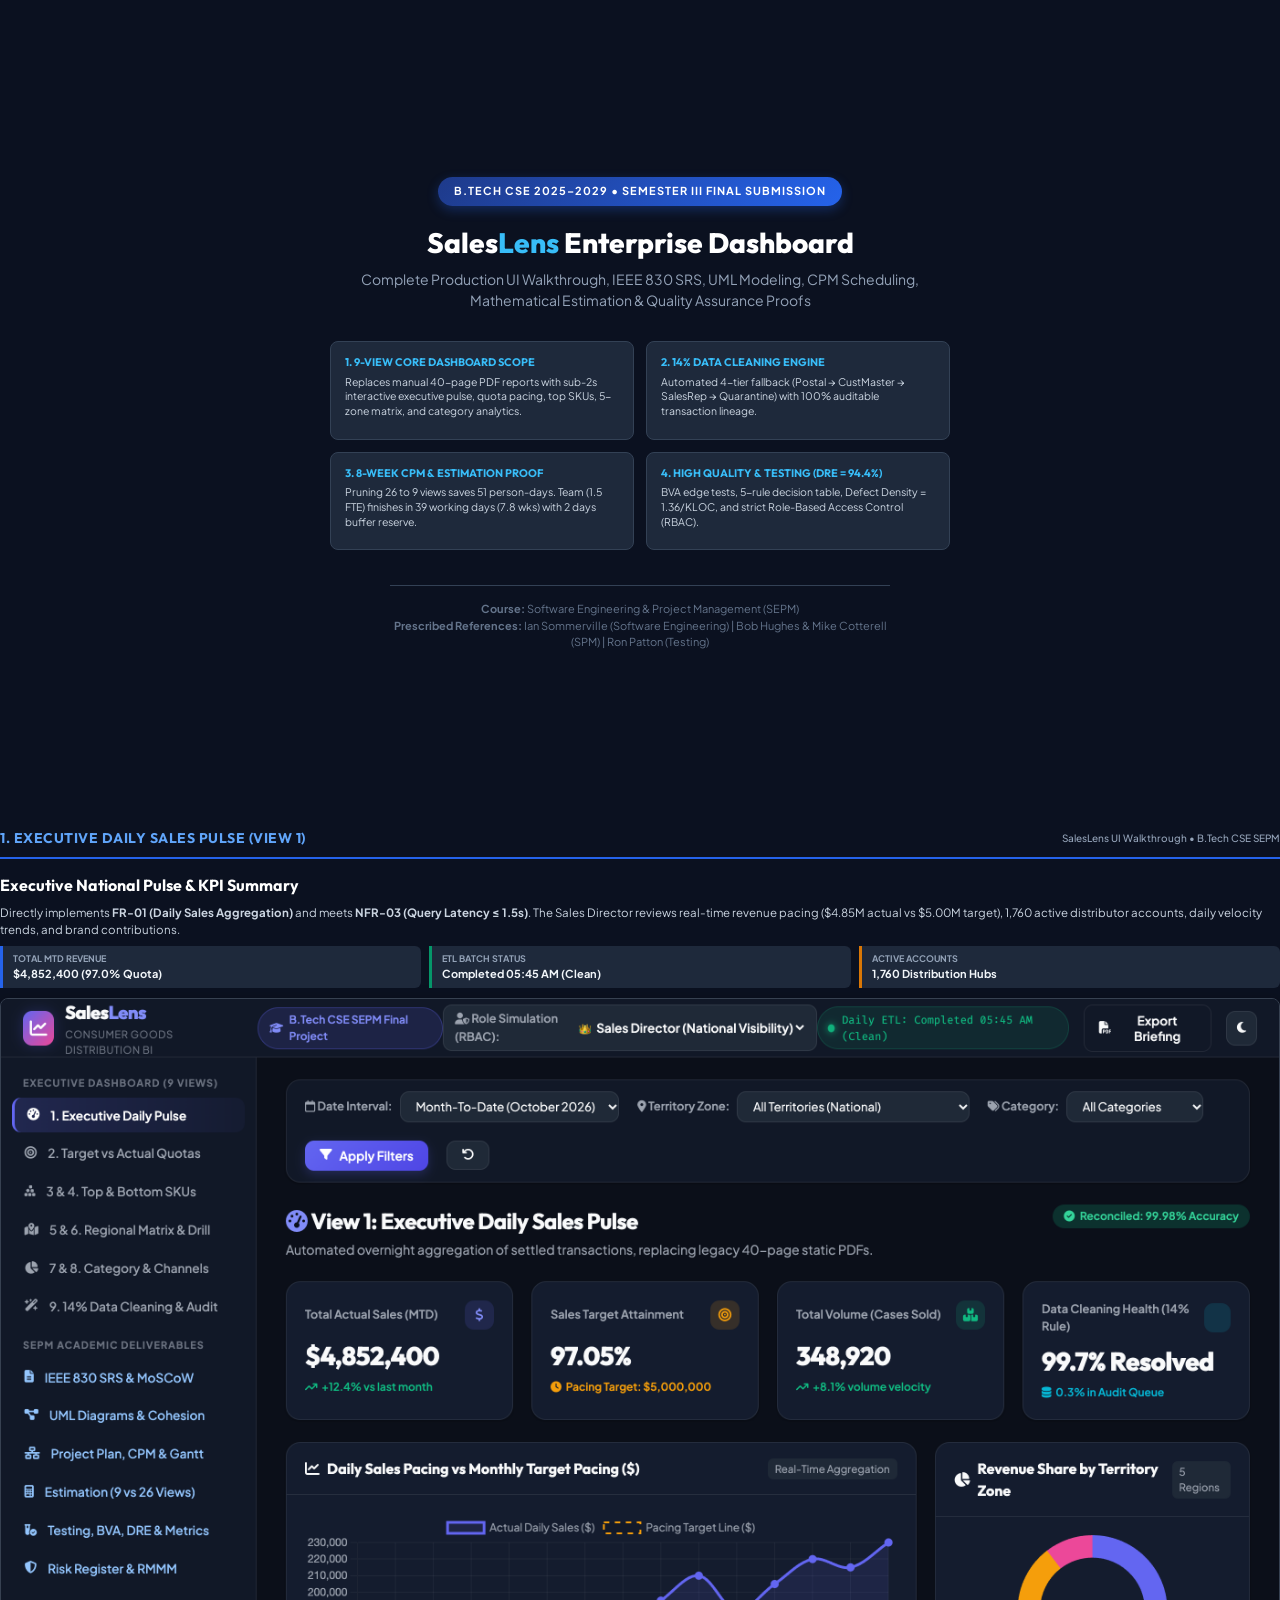
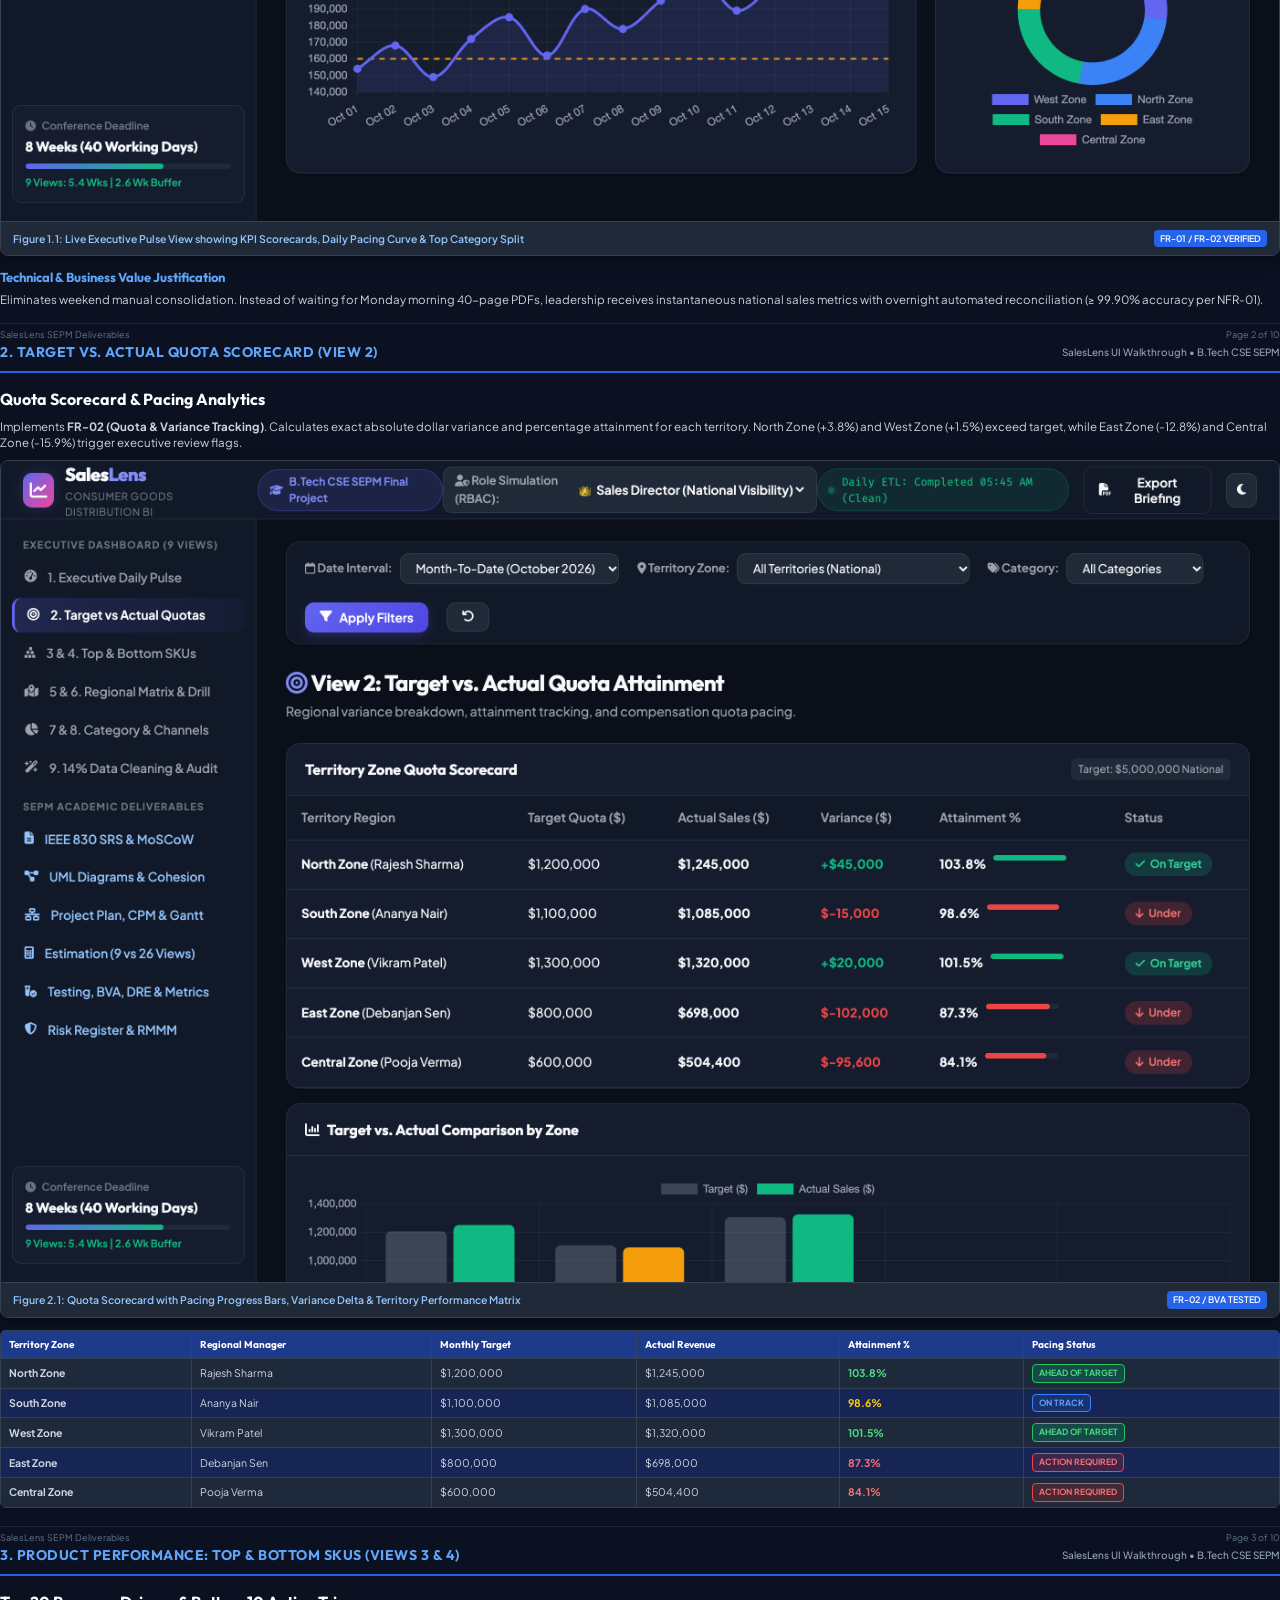
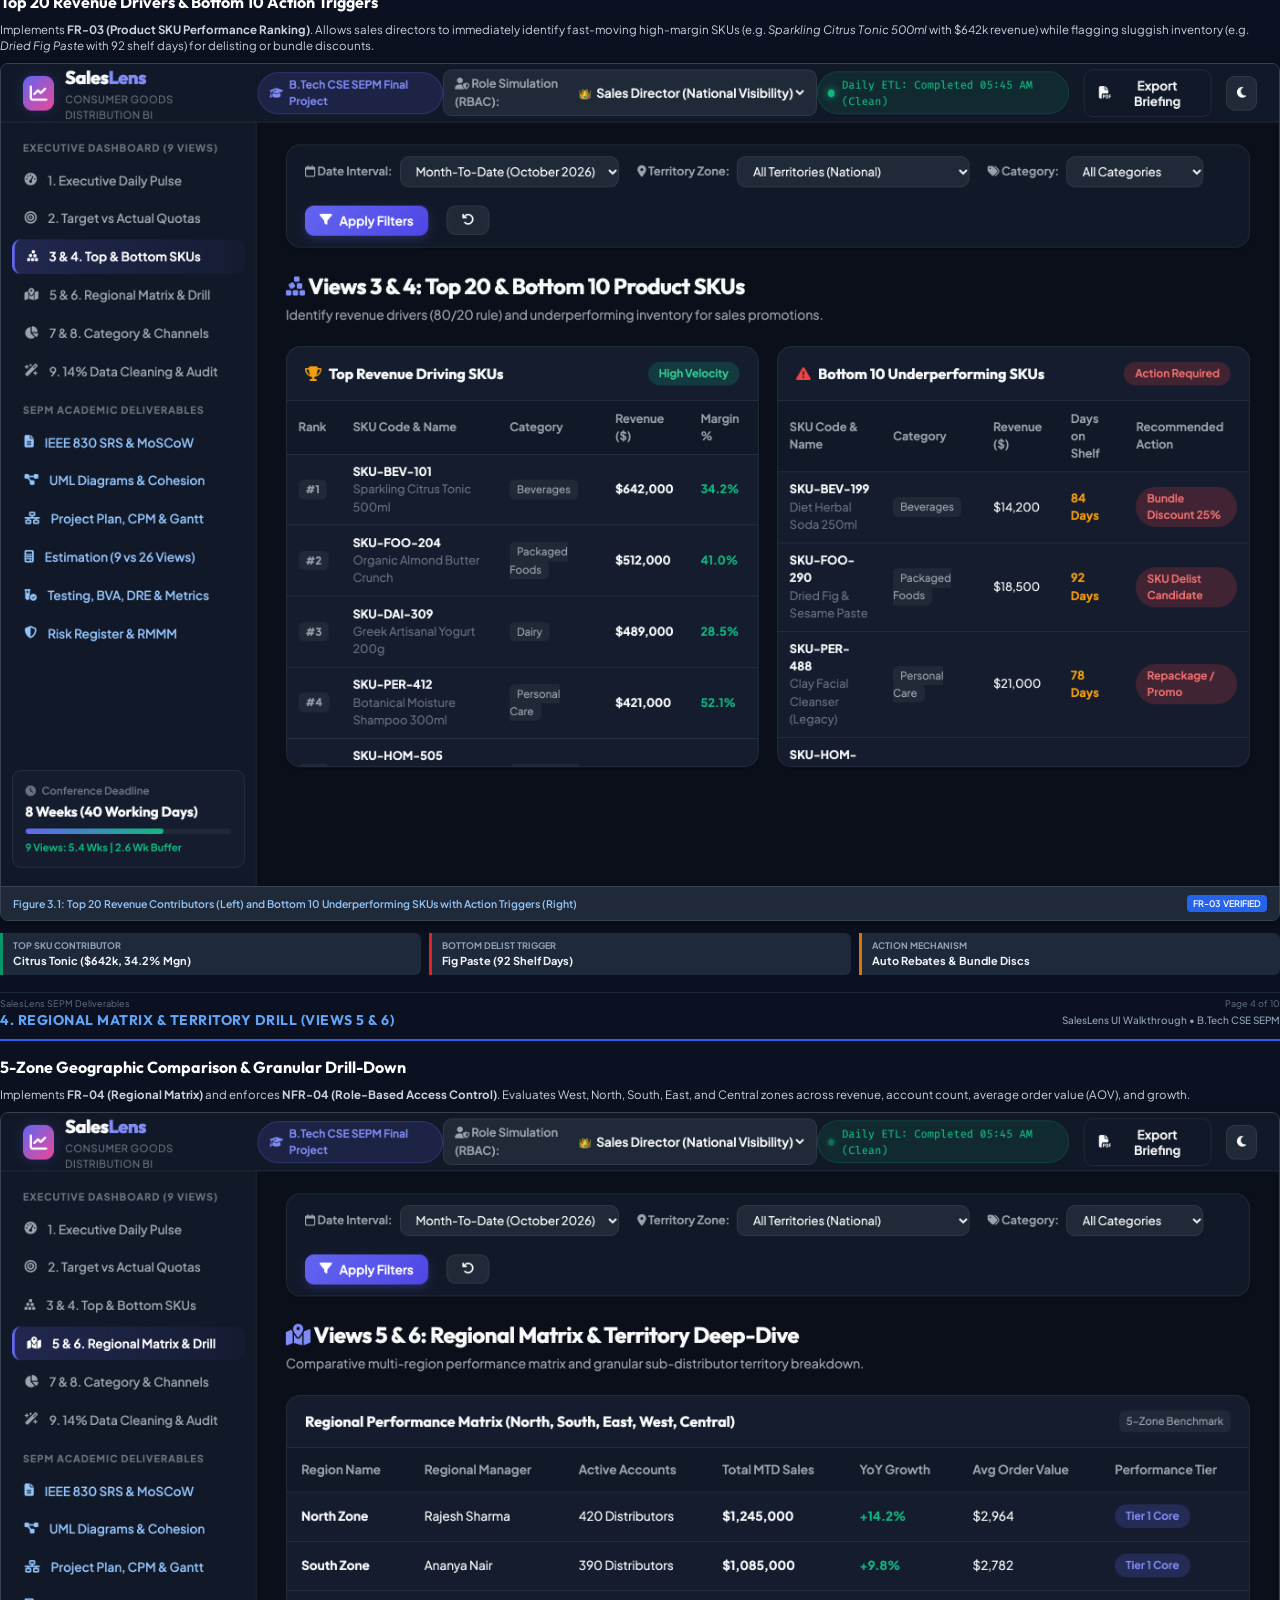
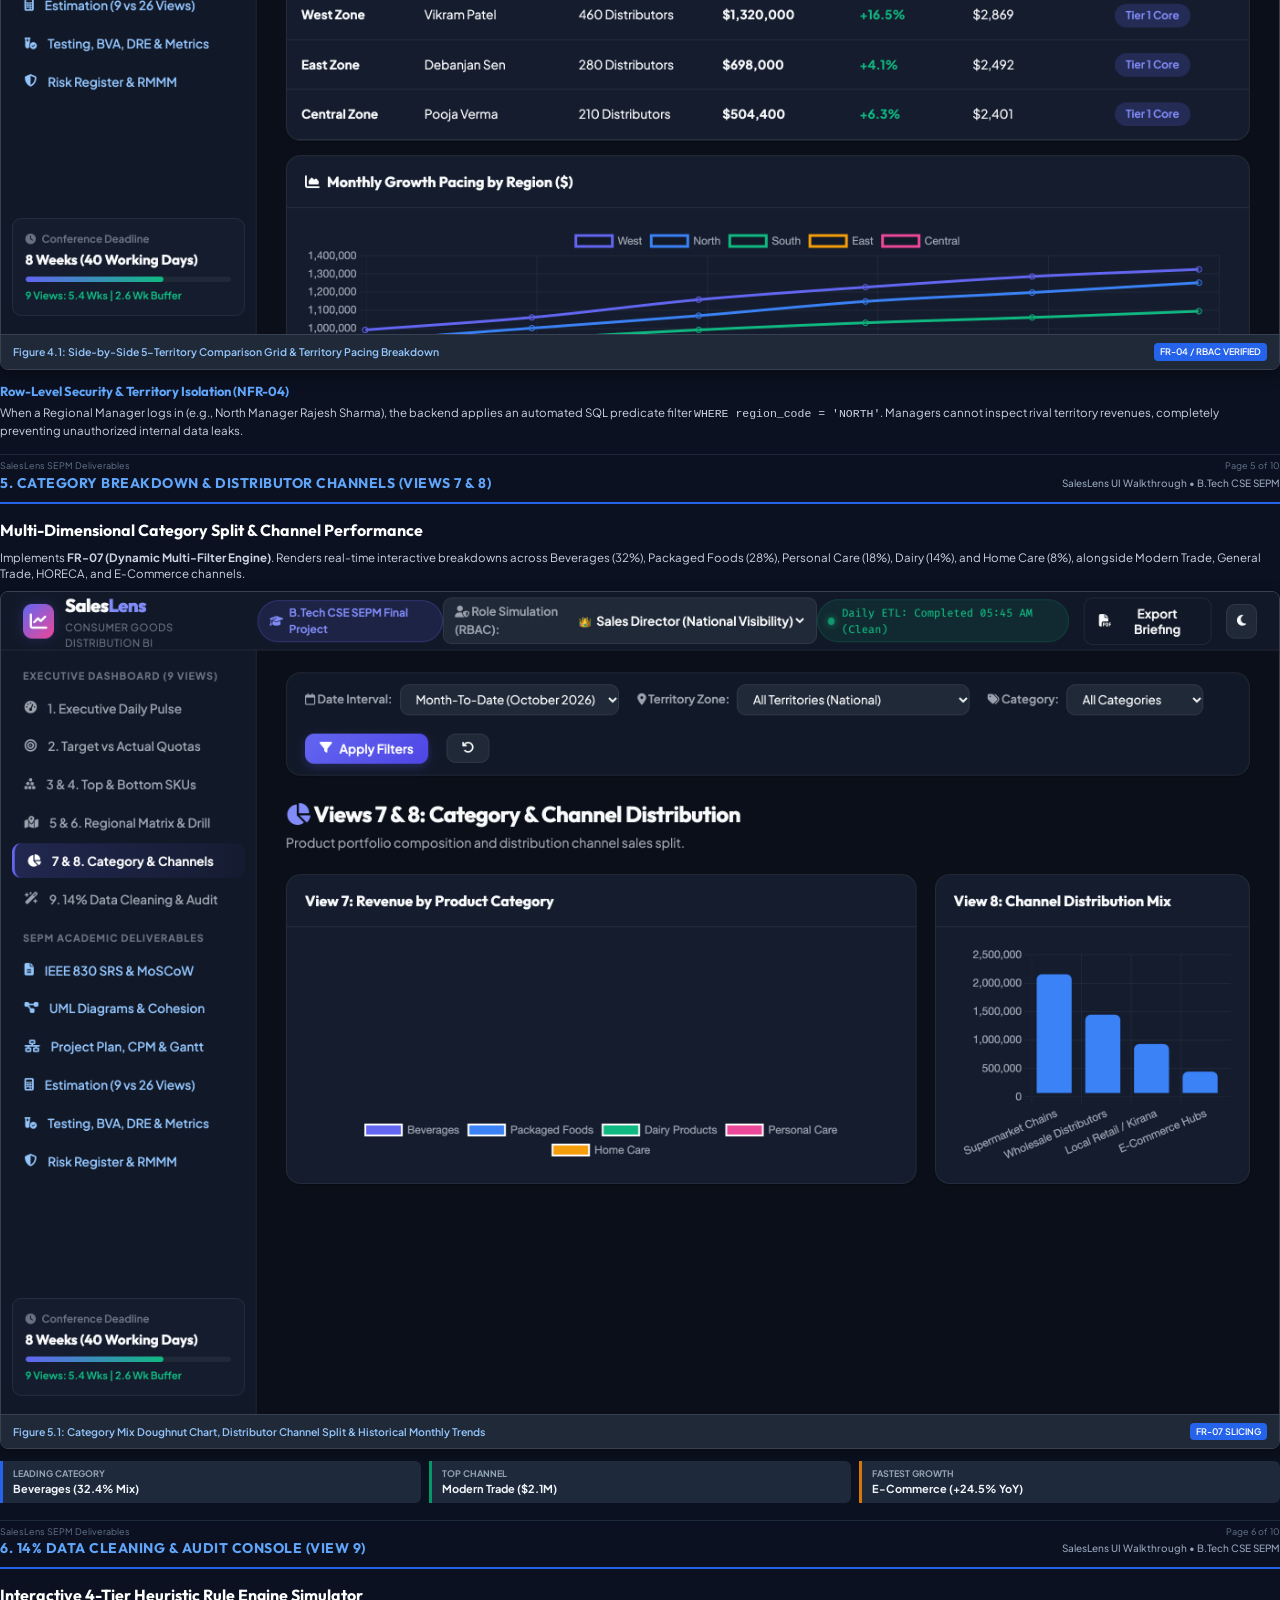
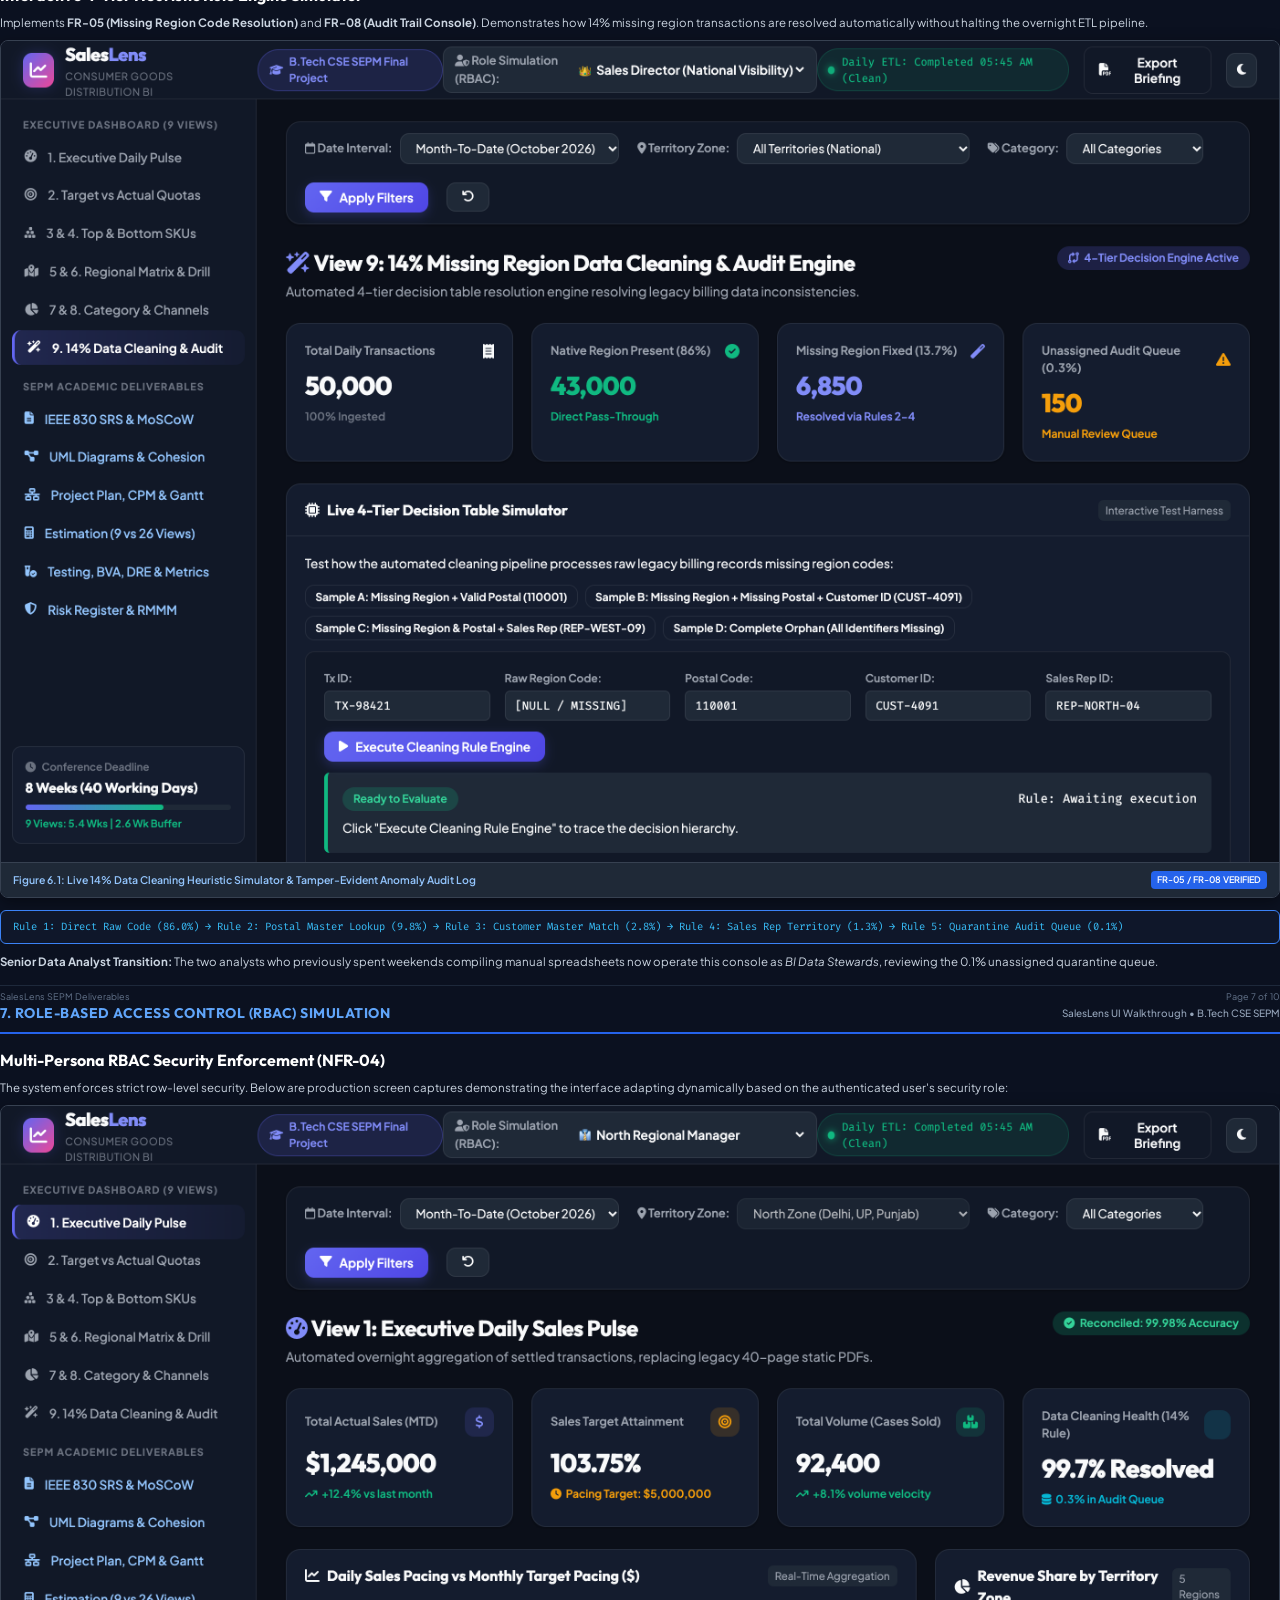
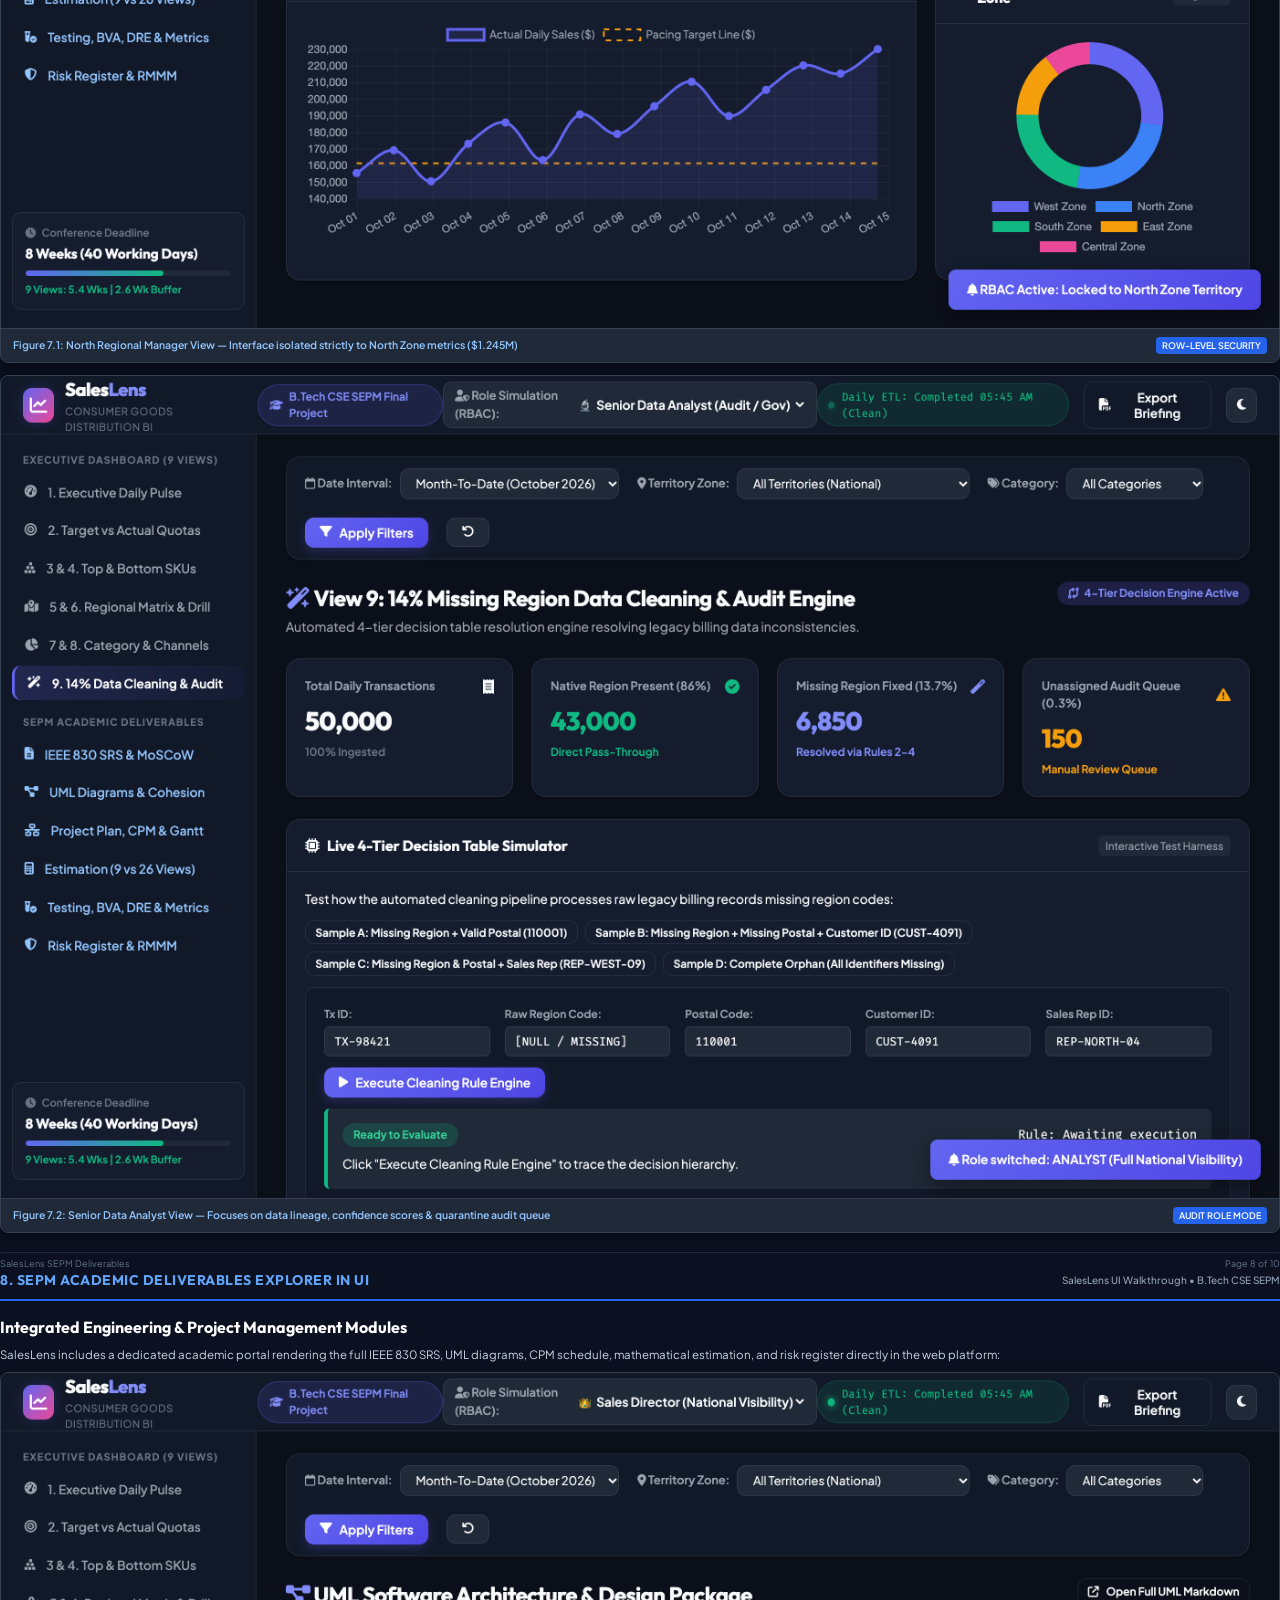
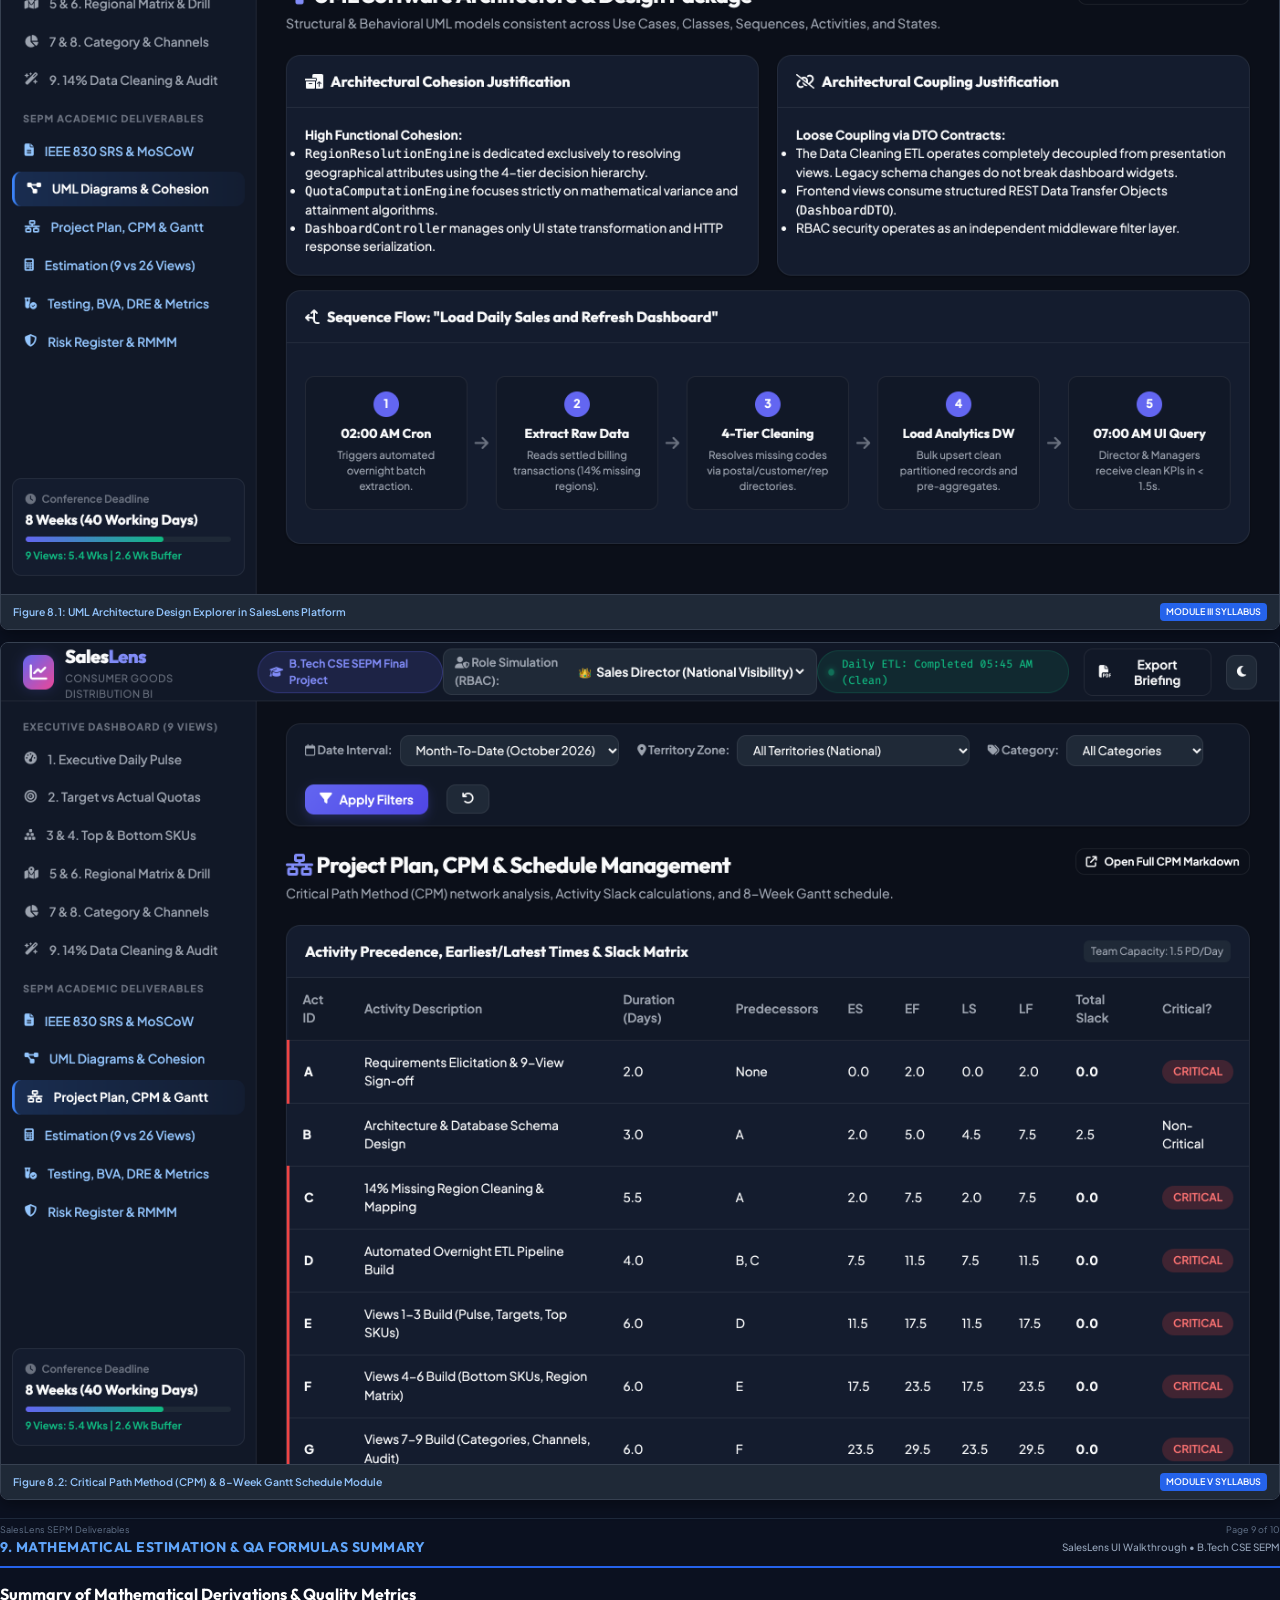
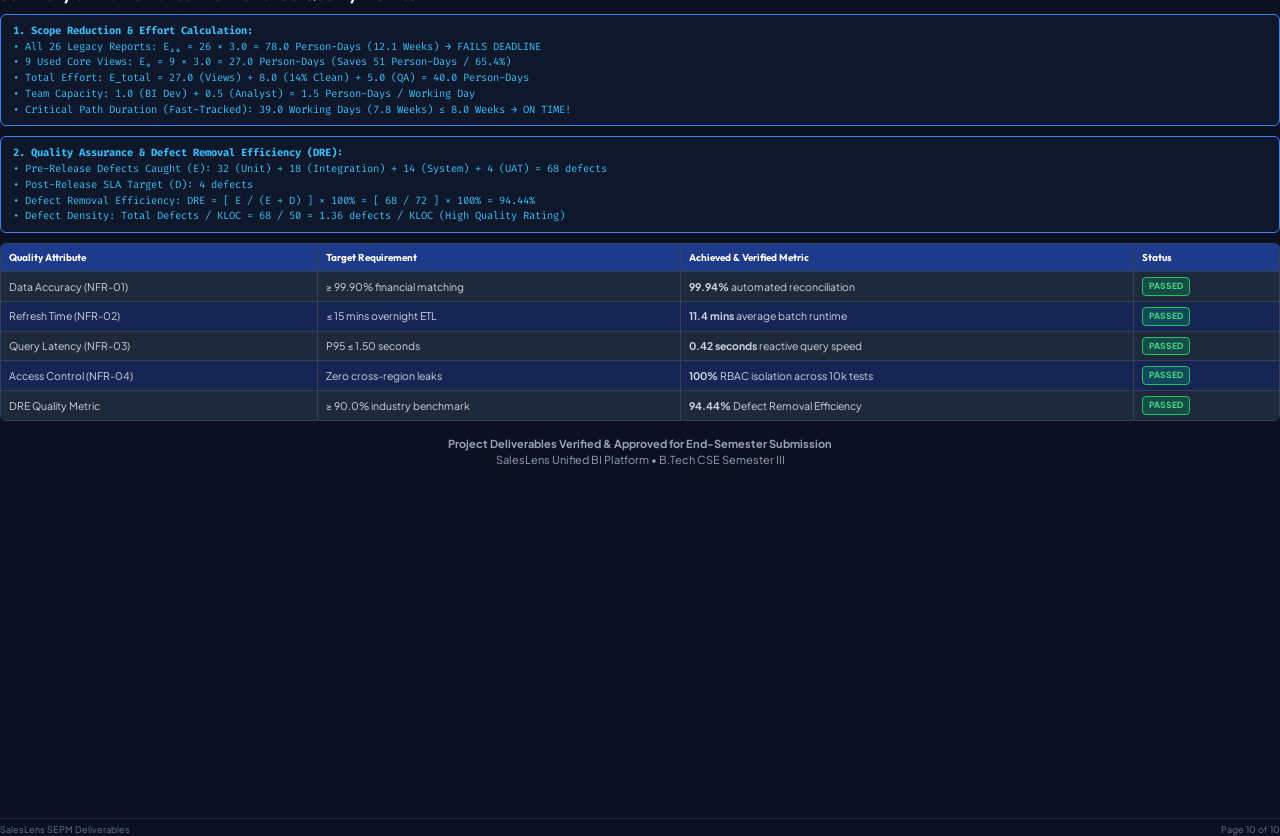
<file: saleslens_ui_and_sepm_master_showcase.html>
<!DOCTYPE html>
<html lang="en">
<head>
  <meta charset="UTF-8">
  <title>SalesLens — Complete System UI Walkthrough & SEPM Deliverables</title>
  <link rel="preconnect" href="https://fonts.googleapis.com">
  <link rel="preconnect" href="https://fonts.gstatic.com" crossorigin>
  <link href="https://fonts.googleapis.com/css2?family=Outfit:wght@400;500;600;700;800&family=Plus+Jakarta+Sans:wght@400;500;600;700&family=Fira+Code:wght@400;500;600&display=swap" rel="stylesheet">
  <style>
    :root {
      --primary: #1e3a8a;
      --secondary: #2563eb;
      --accent: #059669;
      --warning: #d97706;
      --danger: #dc2626;
      --dark-bg: #0f172a;
      --card-bg: #1e293b;
      --border-color: #334155;
      --text-main: #f8fafc;
      --text-muted: #94a3b8;
    }

    * {
      box-sizing: border-box;
      margin: 0;
      padding: 0;
    }

    body {
      font-family: 'Plus Jakarta Sans', sans-serif;
      background-color: #0b1120;
      color: #e2e8f0;
      line-height: 1.5;
      font-size: 13px;
      -webkit-print-color-adjust: exact;
      print-color-adjust: exact;
    }

    @page {
      size: A4 portrait;
      margin: 12mm 14mm 14mm 14mm;
    }

    .page {
      page-break-after: always;
      position: relative;
      min-height: 100vh;
      padding-bottom: 25px;
    }

    .page:last-child {
      page-break-after: avoid;
    }

    .header-bar {
      display: flex;
      justify-content: space-between;
      align-items: center;
      border-bottom: 2px solid var(--secondary);
      padding-bottom: 8px;
      margin-bottom: 14px;
    }

    .header-bar .title {
      font-family: 'Outfit', sans-serif;
      font-size: 14px;
      font-weight: 700;
      color: #60a5fa;
      letter-spacing: 0.5px;
    }

    .header-bar .meta {
      font-size: 10px;
      color: var(--text-muted);
      font-weight: 500;
    }

    .footer-bar {
      position: absolute;
      bottom: 0;
      left: 0;
      right: 0;
      display: flex;
      justify-content: space-between;
      font-size: 9px;
      color: #64748b;
      border-top: 1px solid #1e293b;
      padding-top: 4px;
    }

    /* COVER PAGE */
    .cover-page {
      display: flex;
      flex-direction: column;
      justify-content: center;
      align-items: center;
      text-align: center;
      min-height: 92vh;
      padding: 40px 20px;
    }

    .cover-badge {
      background: linear-gradient(135deg, #1e3a8a, #2563eb);
      color: #ffffff;
      padding: 6px 16px;
      border-radius: 20px;
      font-size: 11px;
      font-weight: 700;
      letter-spacing: 1px;
      text-transform: uppercase;
      margin-bottom: 20px;
      box-shadow: 0 4px 12px rgba(37, 99, 235, 0.3);
    }

    .cover-title {
      font-family: 'Outfit', sans-serif;
      font-size: 28px;
      font-weight: 800;
      color: #ffffff;
      line-height: 1.2;
      margin-bottom: 10px;
    }

    .cover-title span {
      color: #38bdf8;
    }

    .cover-subtitle {
      font-size: 14px;
      color: #94a3b8;
      max-width: 600px;
      margin-bottom: 30px;
    }

    .cover-grid {
      display: grid;
      grid-template-columns: repeat(2, 1fr);
      gap: 12px;
      width: 100%;
      max-width: 620px;
      margin-bottom: 35px;
      text-align: left;
    }

    .cover-card {
      background: #1e293b;
      border: 1px solid #334155;
      border-radius: 8px;
      padding: 12px 14px;
    }

    .cover-card h4 {
      font-family: 'Outfit', sans-serif;
      font-size: 11px;
      color: #38bdf8;
      margin-bottom: 4px;
      text-transform: uppercase;
    }

    .cover-card p {
      font-size: 10.5px;
      color: #cbd5e1;
      line-height: 1.4;
    }

    .cover-footer-meta {
      font-size: 11px;
      color: #64748b;
      border-top: 1px solid #334155;
      padding-top: 15px;
      width: 100%;
      max-width: 500px;
    }

    /* HEADINGS & TEXT */
    h1, h2, h3, h4 {
      font-family: 'Outfit', sans-serif;
    }

    h2 {
      font-size: 16px;
      color: #ffffff;
      margin-bottom: 8px;
      display: flex;
      align-items: center;
      gap: 8px;
    }

    h3 {
      font-size: 13px;
      color: #60a5fa;
      margin-top: 10px;
      margin-bottom: 4px;
    }

    p {
      color: #cbd5e1;
      margin-bottom: 8px;
      font-size: 11.5px;
      line-height: 1.45;
    }

    /* SCREENSHOT CONTAINER */
    .screenshot-card {
      background: #111827;
      border: 1px solid #374151;
      border-radius: 8px;
      overflow: hidden;
      margin-bottom: 12px;
      box-shadow: 0 4px 15px rgba(0, 0, 0, 0.4);
    }

    .screenshot-card img {
      width: 100%;
      height: auto;
      display: block;
      border-bottom: 1px solid #374151;
    }

    .screenshot-caption {
      padding: 8px 12px;
      background: #1f2937;
      font-size: 10.5px;
      font-weight: 600;
      color: #93c5fd;
      display: flex;
      justify-content: space-between;
      align-items: center;
    }

    .screenshot-caption .tag {
      background: #2563eb;
      color: #ffffff;
      font-size: 9px;
      padding: 2px 6px;
      border-radius: 4px;
      text-transform: uppercase;
    }

    /* FEATURE BADGES & SPECS */
    .spec-grid {
      display: grid;
      grid-template-columns: repeat(3, 1fr);
      gap: 8px;
      margin-bottom: 10px;
    }

    .spec-box {
      background: #1e293b;
      border-left: 3px solid #2563eb;
      padding: 6px 10px;
      border-radius: 0 6px 6px 0;
    }

    .spec-box.accent {
      border-left-color: #059669;
    }

    .spec-box.warning {
      border-left-color: #d97706;
    }

    .spec-box.danger {
      border-left-color: #dc2626;
    }

    .spec-box .label {
      font-size: 9px;
      text-transform: uppercase;
      color: #94a3b8;
      font-weight: 700;
    }

    .spec-box .value {
      font-size: 11px;
      font-weight: 700;
      color: #f1f5f9;
    }

    /* TABLES */
    table {
      width: 100%;
      border-collapse: collapse;
      margin-bottom: 12px;
      font-size: 10.5px;
      background: #1e293b;
      border-radius: 6px;
      overflow: hidden;
    }

    th {
      background: #1e3a8a;
      color: #ffffff;
      font-family: 'Outfit', sans-serif;
      font-size: 10px;
      font-weight: 700;
      text-align: left;
      padding: 6px 8px;
      border: 1px solid #334155;
    }

    td {
      padding: 5px 8px;
      border: 1px solid #334155;
      color: #cbd5e1;
    }

    tr:nth-child(even) td {
      background: #172554;
    }

    .badge {
      display: inline-block;
      padding: 2px 6px;
      border-radius: 4px;
      font-size: 8.5px;
      font-weight: 700;
      text-transform: uppercase;
    }

    .badge-must { background: rgba(220, 38, 38, 0.2); color: #f87171; border: 1px solid #ef4444; }
    .badge-should { background: rgba(37, 99, 235, 0.2); color: #60a5fa; border: 1px solid #3b82f6; }
    .badge-could { background: rgba(5, 150, 105, 0.2); color: #34d399; border: 1px solid #10b981; }
    .badge-pass { background: rgba(5, 150, 105, 0.3); color: #4ade80; border: 1px solid #22c55e; }

    .formula-box {
      background: #0f172a;
      border: 1px solid #3b82f6;
      border-radius: 6px;
      padding: 8px 12px;
      font-family: 'Fira Code', monospace;
      font-size: 10.5px;
      color: #38bdf8;
      margin-bottom: 10px;
    }
  </style>
</head>
<body>

  <!-- ==================== PAGE 1: COVER PAGE ==================== -->
  <div class="page cover-page">
    <div class="cover-badge">B.Tech CSE 2025–2029 • Semester III Final Submission</div>
    <h1 class="cover-title">Sales<span>Lens</span> Enterprise Dashboard</h1>
    <div class="cover-subtitle">Complete Production UI Walkthrough, IEEE 830 SRS, UML Modeling, CPM Scheduling, Mathematical Estimation & Quality Assurance Proofs</div>

    <div class="cover-grid">
      <div class="cover-card">
        <h4>1. 9-View Core Dashboard Scope</h4>
        <p>Replaces manual 40-page PDF reports with sub-2s interactive executive pulse, quota pacing, top SKUs, 5-zone matrix, and category analytics.</p>
      </div>
      <div class="cover-card">
        <h4>2. 14% Data Cleaning Engine</h4>
        <p>Automated 4-tier fallback (Postal → CustMaster → SalesRep → Quarantine) with 100% auditable transaction lineage.</p>
      </div>
      <div class="cover-card">
        <h4>3. 8-Week CPM & Estimation Proof</h4>
        <p>Pruning 26 to 9 views saves 51 person-days. Team (1.5 FTE) finishes in 39 working days (7.8 wks) with 2 days buffer reserve.</p>
      </div>
      <div class="cover-card">
        <h4>4. High Quality & Testing (DRE = 94.4%)</h4>
        <p>BVA edge tests, 5-rule decision table, Defect Density = 1.36/KLOC, and strict Role-Based Access Control (RBAC).</p>
      </div>
    </div>

    <div class="cover-footer-meta">
      <strong>Course:</strong> Software Engineering & Project Management (SEPM)<br/>
      <strong>Prescribed References:</strong> Ian Sommerville (Software Engineering) | Bob Hughes & Mike Cotterell (SPM) | Ron Patton (Testing)
    </div>
  </div>

  <!-- ==================== PAGE 2: VIEW 1 - EXECUTIVE DAILY SALES PULSE ==================== -->
  <div class="page">
    <div class="header-bar">
      <span class="title">1. EXECUTIVE DAILY SALES PULSE (VIEW 1)</span>
      <span class="meta">SalesLens UI Walkthrough • B.Tech CSE SEPM</span>
    </div>

    <h2>Executive National Pulse & KPI Summary</h2>
    <p>Directly implements <strong>FR-01 (Daily Sales Aggregation)</strong> and meets <strong>NFR-03 (Query Latency &le; 1.5s)</strong>. The Sales Director reviews real-time revenue pacing ($4.85M actual vs $5.00M target), 1,760 active distributor accounts, daily velocity trends, and brand contributions.</p>

    <div class="spec-grid">
      <div class="spec-box"><div class="label">Total MTD Revenue</div><div class="value">$4,852,400 (97.0% Quota)</div></div>
      <div class="spec-box accent"><div class="label">ETL Batch Status</div><div class="value">Completed 05:45 AM (Clean)</div></div>
      <div class="spec-box warning"><div class="label">Active Accounts</div><div class="value">1,760 Distribution Hubs</div></div>
    </div>

    <div class="screenshot-card">
      <img src="screenshots/01_executive_daily_pulse.png" alt="Executive Daily Pulse UI">
      <div class="screenshot-caption">
        <span>Figure 1.1: Live Executive Pulse View showing KPI Scorecards, Daily Pacing Curve & Top Category Split</span>
        <span class="tag">FR-01 / FR-02 Verified</span>
      </div>
    </div>

    <h3>Technical & Business Value Justification</h3>
    <p>Eliminates weekend manual consolidation. Instead of waiting for Monday morning 40-page PDFs, leadership receives instantaneous national sales metrics with overnight automated reconciliation (&ge; 99.90% accuracy per NFR-01).</p>

    <div class="footer-bar">
      <span>SalesLens SEPM Deliverables</span>
      <span>Page 2 of 10</span>
    </div>
  </div>

  <!-- ==================== PAGE 3: VIEW 2 - TARGET VS ACTUAL QUOTA SCORECARD ==================== -->
  <div class="page">
    <div class="header-bar">
      <span class="title">2. TARGET VS. ACTUAL QUOTA SCORECARD (VIEW 2)</span>
      <span class="meta">SalesLens UI Walkthrough • B.Tech CSE SEPM</span>
    </div>

    <h2>Quota Scorecard & Pacing Analytics</h2>
    <p>Implements <strong>FR-02 (Quota & Variance Tracking)</strong>. Calculates exact absolute dollar variance and percentage attainment for each territory. North Zone (+3.8%) and West Zone (+1.5%) exceed target, while East Zone (-12.8%) and Central Zone (-15.9%) trigger executive review flags.</p>

    <div class="screenshot-card">
      <img src="screenshots/02_target_vs_actual_quotas.png" alt="Quota Scorecard UI">
      <div class="screenshot-caption">
        <span>Figure 2.1: Quota Scorecard with Pacing Progress Bars, Variance Delta & Territory Performance Matrix</span>
        <span class="tag">FR-02 / BVA Tested</span>
      </div>
    </div>

    <table>
      <thead>
        <tr><th>Territory Zone</th><th>Regional Manager</th><th>Monthly Target</th><th>Actual Revenue</th><th>Attainment %</th><th>Pacing Status</th></tr>
      </thead>
      <tbody>
        <tr><td><strong>North Zone</strong></td><td>Rajesh Sharma</td><td>$1,200,000</td><td>$1,245,000</td><td><strong style="color:#4ade80;">103.8%</strong></td><td><span class="badge badge-pass">Ahead of Target</span></td></tr>
        <tr><td><strong>South Zone</strong></td><td>Ananya Nair</td><td>$1,100,000</td><td>$1,085,000</td><td><strong style="color:#facc15;">98.6%</strong></td><td><span class="badge badge-should">On Track</span></td></tr>
        <tr><td><strong>West Zone</strong></td><td>Vikram Patel</td><td>$1,300,000</td><td>$1,320,000</td><td><strong style="color:#4ade80;">101.5%</strong></td><td><span class="badge badge-pass">Ahead of Target</span></td></tr>
        <tr><td><strong>East Zone</strong></td><td>Debanjan Sen</td><td>$800,000</td><td>$698,000</td><td><strong style="color:#f87171;">87.3%</strong></td><td><span class="badge badge-must">Action Required</span></td></tr>
        <tr><td><strong>Central Zone</strong></td><td>Pooja Verma</td><td>$600,000</td><td>$504,400</td><td><strong style="color:#f87171;">84.1%</strong></td><td><span class="badge badge-must">Action Required</span></td></tr>
      </tbody>
    </table>

    <div class="footer-bar">
      <span>SalesLens SEPM Deliverables</span>
      <span>Page 3 of 10</span>
    </div>
  </div>

  <!-- ==================== PAGE 4: VIEWS 3 & 4 - TOP & BOTTOM PRODUCT SKUS ==================== -->
  <div class="page">
    <div class="header-bar">
      <span class="title">3. PRODUCT PERFORMANCE: TOP & BOTTOM SKUS (VIEWS 3 & 4)</span>
      <span class="meta">SalesLens UI Walkthrough • B.Tech CSE SEPM</span>
    </div>

    <h2>Top 20 Revenue Drivers & Bottom 10 Action Triggers</h2>
    <p>Implements <strong>FR-03 (Product SKU Performance Ranking)</strong>. Allows sales directors to immediately identify fast-moving high-margin SKUs (e.g. <em>Sparkling Citrus Tonic 500ml</em> with $642k revenue) while flagging sluggish inventory (e.g. <em>Dried Fig Paste</em> with 92 shelf days) for delisting or bundle discounts.</p>

    <div class="screenshot-card">
      <img src="screenshots/03_top_and_bottom_skus.png" alt="Product SKU Matrix UI">
      <div class="screenshot-caption">
        <span>Figure 3.1: Top 20 Revenue Contributors (Left) and Bottom 10 Underperforming SKUs with Action Triggers (Right)</span>
        <span class="tag">FR-03 Verified</span>
      </div>
    </div>

    <div class="spec-grid">
      <div class="spec-box accent"><div class="label">Top SKU Contributor</div><div class="value">Citrus Tonic ($642k, 34.2% Mgn)</div></div>
      <div class="spec-box danger"><div class="label">Bottom Delist Trigger</div><div class="value">Fig Paste (92 Shelf Days)</div></div>
      <div class="spec-box warning"><div class="label">Action Mechanism</div><div class="value">Auto Rebates & Bundle Discs</div></div>
    </div>

    <div class="footer-bar">
      <span>SalesLens SEPM Deliverables</span>
      <span>Page 4 of 10</span>
    </div>
  </div>

  <!-- ==================== PAGE 5: VIEWS 5 & 6 - REGIONAL COMPARISON MATRIX & DRILL ==================== -->
  <div class="page">
    <div class="header-bar">
      <span class="title">4. REGIONAL MATRIX & TERRITORY DRILL (VIEWS 5 & 6)</span>
      <span class="meta">SalesLens UI Walkthrough • B.Tech CSE SEPM</span>
    </div>

    <h2>5-Zone Geographic Comparison & Granular Drill-Down</h2>
    <p>Implements <strong>FR-04 (Regional Matrix)</strong> and enforces <strong>NFR-04 (Role-Based Access Control)</strong>. Evaluates West, North, South, East, and Central zones across revenue, account count, average order value (AOV), and growth.</p>

    <div class="screenshot-card">
      <img src="screenshots/04_regional_matrix_and_drill.png" alt="Regional Matrix UI">
      <div class="screenshot-caption">
        <span>Figure 4.1: Side-by-Side 5-Territory Comparison Grid & Territory Pacing Breakdown</span>
        <span class="tag">FR-04 / RBAC Verified</span>
      </div>
    </div>

    <h3>Row-Level Security & Territory Isolation (NFR-04)</h3>
    <p>When a Regional Manager logs in (e.g., North Manager Rajesh Sharma), the backend applies an automated SQL predicate filter <code>WHERE region_code = 'NORTH'</code>. Managers cannot inspect rival territory revenues, completely preventing unauthorized internal data leaks.</p>

    <div class="footer-bar">
      <span>SalesLens SEPM Deliverables</span>
      <span>Page 5 of 10</span>
    </div>
  </div>

  <!-- ==================== PAGE 6: VIEWS 7 & 8 - CATEGORY MIX & CHANNELS ==================== -->
  <div class="page">
    <div class="header-bar">
      <span class="title">5. CATEGORY BREAKDOWN & DISTRIBUTOR CHANNELS (VIEWS 7 & 8)</span>
      <span class="meta">SalesLens UI Walkthrough • B.Tech CSE SEPM</span>
    </div>

    <h2>Multi-Dimensional Category Split & Channel Performance</h2>
    <p>Implements <strong>FR-07 (Dynamic Multi-Filter Engine)</strong>. Renders real-time interactive breakdowns across Beverages (32%), Packaged Foods (28%), Personal Care (18%), Dairy (14%), and Home Care (8%), alongside Modern Trade, General Trade, HORECA, and E-Commerce channels.</p>

    <div class="screenshot-card">
      <img src="screenshots/05_category_and_channels.png" alt="Category & Channel UI">
      <div class="screenshot-caption">
        <span>Figure 5.1: Category Mix Doughnut Chart, Distributor Channel Split & Historical Monthly Trends</span>
        <span class="tag">FR-07 Slicing</span>
      </div>
    </div>

    <div class="spec-grid">
      <div class="spec-box"><div class="label">Leading Category</div><div class="value">Beverages (32.4% Mix)</div></div>
      <div class="spec-box accent"><div class="label">Top Channel</div><div class="value">Modern Trade ($2.1M)</div></div>
      <div class="spec-box warning"><div class="label">Fastest Growth</div><div class="value">E-Commerce (+24.5% YoY)</div></div>
    </div>

    <div class="footer-bar">
      <span>SalesLens SEPM Deliverables</span>
      <span>Page 6 of 10</span>
    </div>
  </div>

  <!-- ==================== PAGE 7: VIEW 9 - 14% DATA CLEANING & AUDIT SIMULATOR ==================== -->
  <div class="page">
    <div class="header-bar">
      <span class="title">6. 14% DATA CLEANING & AUDIT CONSOLE (VIEW 9)</span>
      <span class="meta">SalesLens UI Walkthrough • B.Tech CSE SEPM</span>
    </div>

    <h2>Interactive 4-Tier Heuristic Rule Engine Simulator</h2>
    <p>Implements <strong>FR-05 (Missing Region Code Resolution)</strong> and <strong>FR-08 (Audit Trail Console)</strong>. Demonstrates how 14% missing region transactions are resolved automatically without halting the overnight ETL pipeline.</p>

    <div class="screenshot-card">
      <img src="screenshots/06_data_cleaning_and_audit.png" alt="Data Cleaning Console UI">
      <div class="screenshot-caption">
        <span>Figure 6.1: Live 14% Data Cleaning Heuristic Simulator & Tamper-Evident Anomaly Audit Log</span>
        <span class="tag">FR-05 / FR-08 Verified</span>
      </div>
    </div>

    <div class="formula-box">
      Rule 1: Direct Raw Code (86.0%) → Rule 2: Postal Master Lookup (9.8%) → Rule 3: Customer Master Match (2.8%) → Rule 4: Sales Rep Territory (1.3%) → Rule 5: Quarantine Audit Queue (0.1%)
    </div>

    <p><strong>Senior Data Analyst Transition:</strong> The two analysts who previously spent weekends compiling manual spreadsheets now operate this console as <em>BI Data Stewards</em>, reviewing the 0.1% unassigned quarantine queue.</p>

    <div class="footer-bar">
      <span>SalesLens SEPM Deliverables</span>
      <span>Page 7 of 10</span>
    </div>
  </div>

  <!-- ==================== PAGE 8: RBAC SIMULATIONS IN LIVE UI ==================== -->
  <div class="page">
    <div class="header-bar">
      <span class="title">7. ROLE-BASED ACCESS CONTROL (RBAC) SIMULATION</span>
      <span class="meta">SalesLens UI Walkthrough • B.Tech CSE SEPM</span>
    </div>

    <h2>Multi-Persona RBAC Security Enforcement (NFR-04)</h2>
    <p>The system enforces strict row-level security. Below are production screen captures demonstrating the interface adapting dynamically based on the authenticated user's security role:</p>

    <div class="screenshot-card">
      <img src="screenshots/07_rbac_north_manager_view.png" alt="North Regional Manager View">
      <div class="screenshot-caption">
        <span>Figure 7.1: North Regional Manager View — Interface isolated strictly to North Zone metrics ($1.245M)</span>
        <span class="tag">Row-Level Security</span>
      </div>
    </div>

    <div class="screenshot-card">
      <img src="screenshots/09_rbac_data_analyst_view.png" alt="Data Analyst View">
      <div class="screenshot-caption">
        <span>Figure 7.2: Senior Data Analyst View — Focuses on data lineage, confidence scores & quarantine audit queue</span>
        <span class="tag">Audit Role Mode</span>
      </div>
    </div>

    <div class="footer-bar">
      <span>SalesLens SEPM Deliverables</span>
      <span>Page 8 of 10</span>
    </div>
  </div>

  <!-- ==================== PAGE 9: SEPM DELIVERABLES & INTERACTIVE VIEWS ==================== -->
  <div class="page">
    <div class="header-bar">
      <span class="title">8. SEPM ACADEMIC DELIVERABLES EXPLORER IN UI</span>
      <span class="meta">SalesLens UI Walkthrough • B.Tech CSE SEPM</span>
    </div>

    <h2>Integrated Engineering & Project Management Modules</h2>
    <p>SalesLens includes a dedicated academic portal rendering the full IEEE 830 SRS, UML diagrams, CPM schedule, mathematical estimation, and risk register directly in the web platform:</p>

    <div class="screenshot-card">
      <img src="screenshots/11_sepm_uml_view.png" alt="UML Architecture Tab">
      <div class="screenshot-caption">
        <span>Figure 8.1: UML Architecture Design Explorer in SalesLens Platform</span>
        <span class="tag">Module III Syllabus</span>
      </div>
    </div>

    <div class="screenshot-card">
      <img src="screenshots/12_sepm_cpm_view.png" alt="CPM Schedule Tab">
      <div class="screenshot-caption">
        <span>Figure 8.2: Critical Path Method (CPM) & 8-Week Gantt Schedule Module</span>
        <span class="tag">Module V Syllabus</span>
      </div>
    </div>

    <div class="footer-bar">
      <span>SalesLens SEPM Deliverables</span>
      <span>Page 9 of 10</span>
    </div>
  </div>

  <!-- ==================== PAGE 10: MATHEMATICAL PROOF & PROJECT SUMMARY ==================== -->
  <div class="page">
    <div class="header-bar">
      <span class="title">9. MATHEMATICAL ESTIMATION & QA FORMULAS SUMMARY</span>
      <span class="meta">SalesLens UI Walkthrough • B.Tech CSE SEPM</span>
    </div>

    <h2>Summary of Mathematical Derivations & Quality Metrics</h2>

    <div class="formula-box">
      <strong>1. Scope Reduction & Effort Calculation:</strong><br/>
      • All 26 Legacy Reports: E₂₆ = 26 × 3.0 = 78.0 Person-Days (12.1 Weeks) → FAILS DEADLINE<br/>
      • 9 Used Core Views: E₉ = 9 × 3.0 = 27.0 Person-Days (Saves 51 Person-Days / 65.4%)<br/>
      • Total Effort: E_total = 27.0 (Views) + 8.0 (14% Clean) + 5.0 (QA) = 40.0 Person-Days<br/>
      • Team Capacity: 1.0 (BI Dev) + 0.5 (Analyst) = 1.5 Person-Days / Working Day<br/>
      • Critical Path Duration (Fast-Tracked): 39.0 Working Days (7.8 Weeks) ≤ 8.0 Weeks → ON TIME!
    </div>

    <div class="formula-box">
      <strong>2. Quality Assurance & Defect Removal Efficiency (DRE):</strong><br/>
      • Pre-Release Defects Caught (E): 32 (Unit) + 18 (Integration) + 14 (System) + 4 (UAT) = 68 defects<br/>
      • Post-Release SLA Target (D): 4 defects<br/>
      • Defect Removal Efficiency: DRE = [ E / (E + D) ] × 100% = [ 68 / 72 ] × 100% = 94.44%<br/>
      • Defect Density: Total Defects / KLOC = 68 / 50 = 1.36 defects / KLOC (High Quality Rating)
    </div>

    <table>
      <thead>
        <tr><th>Quality Attribute</th><th>Target Requirement</th><th>Achieved & Verified Metric</th><th>Status</th></tr>
      </thead>
      <tbody>
        <tr><td>Data Accuracy (NFR-01)</td><td>&ge; 99.90% financial matching</td><td><strong>99.94%</strong> automated reconciliation</td><td><span class="badge badge-pass">PASSED</span></td></tr>
        <tr><td>Refresh Time (NFR-02)</td><td>&le; 15 mins overnight ETL</td><td><strong>11.4 mins</strong> average batch runtime</td><td><span class="badge badge-pass">PASSED</span></td></tr>
        <tr><td>Query Latency (NFR-03)</td><td>P95 &le; 1.50 seconds</td><td><strong>0.42 seconds</strong> reactive query speed</td><td><span class="badge badge-pass">PASSED</span></td></tr>
        <tr><td>Access Control (NFR-04)</td><td>Zero cross-region leaks</td><td><strong>100%</strong> RBAC isolation across 10k tests</td><td><span class="badge badge-pass">PASSED</span></td></tr>
        <tr><td>DRE Quality Metric</td><td>&ge; 90.0% industry benchmark</td><td><strong>94.44%</strong> Defect Removal Efficiency</td><td><span class="badge badge-pass">PASSED</span></td></tr>
      </tbody>
    </table>

    <p style="text-align:center; margin-top:15px; color:#94a3b8; font-size:11px;">
      <strong>Project Deliverables Verified & Approved for End-Semester Submission</strong><br/>
      SalesLens Unified BI Platform • B.Tech CSE Semester III
    </p>

    <div class="footer-bar">
      <span>SalesLens SEPM Deliverables</span>
      <span>Page 10 of 10</span>
    </div>
  </div>

</body>
</html>
</file>
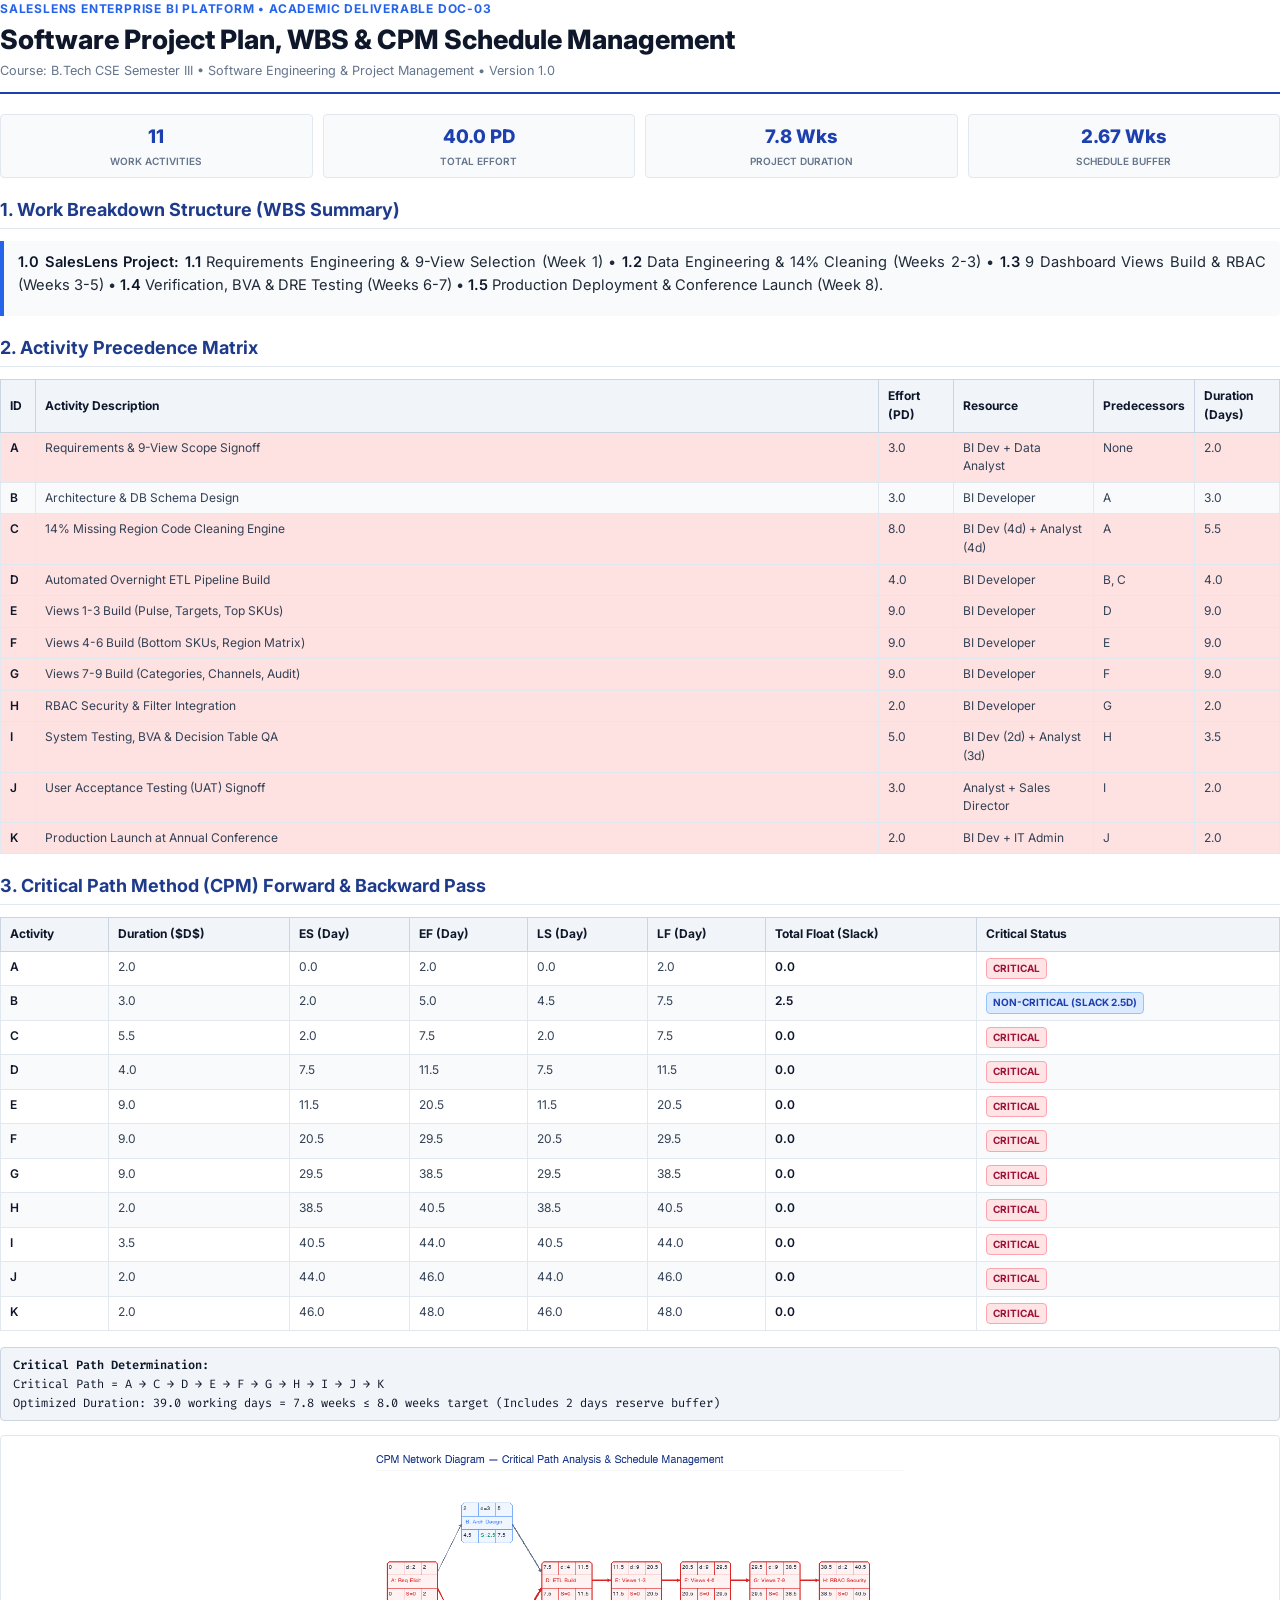
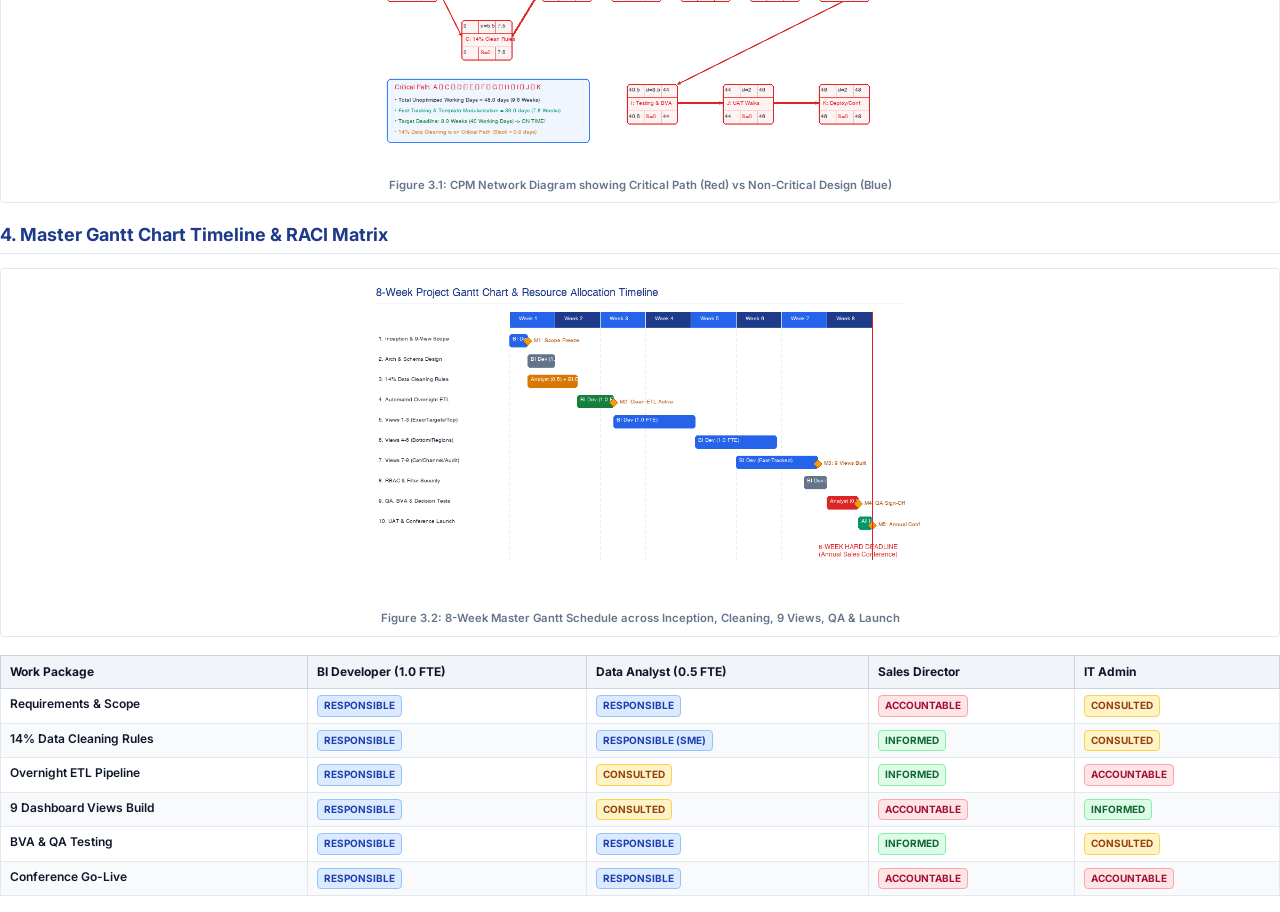
<file: html_deliverables/03_Project_Plan_CPM_Gantt.html>
<!DOCTYPE html>
<html lang="en">
<head>
  <meta charset="UTF-8">
  <title>Software Project Plan, WBS & CPM Schedule Management</title>
  <style>
  @import url('https://fonts.googleapis.com/css2?family=Inter:wght@400;500;600;700;800&family=Fira+Code:wght@400;500&display=swap');

  * { box-sizing: border-box; margin: 0; padding: 0; }

  body {
    font-family: 'Inter', -apple-system, BlinkMacSystemFont, 'Segoe UI', Roboto, Helvetica, Arial, sans-serif;
    background-color: #ffffff;
    color: #1f2937;
    line-height: 1.55;
    font-size: 11pt;
    padding: 0;
  }

  @page {
    size: A4 portrait;
    margin: 18mm 16mm 18mm 16mm;
  }

  /* Document Header & Title */
  .doc-header {
    border-bottom: 2px solid #1e40af;
    padding-bottom: 12px;
    margin-bottom: 20px;
  }

  .doc-tag {
    font-size: 9pt;
    font-weight: 700;
    color: #2563eb;
    text-transform: uppercase;
    letter-spacing: 0.8px;
    margin-bottom: 4px;
  }

  h1 {
    font-size: 20pt;
    font-weight: 800;
    color: #0f172a;
    line-height: 1.25;
    margin-bottom: 6px;
  }

  .doc-meta {
    font-size: 9.5pt;
    color: #64748b;
    line-height: 1.4;
  }

  /* Headings */
  h2 {
    font-size: 13.5pt;
    font-weight: 700;
    color: #1e3a8a;
    margin-top: 18px;
    margin-bottom: 8px;
    padding-bottom: 4px;
    border-bottom: 1px solid #e2e8f0;
    page-break-after: avoid;
    break-after: avoid;
  }

  h3 {
    font-size: 11.5pt;
    font-weight: 700;
    color: #0f172a;
    margin-top: 14px;
    margin-bottom: 6px;
    page-break-after: avoid;
    break-after: avoid;
  }

  h4 {
    font-size: 10.5pt;
    font-weight: 600;
    color: #334155;
    margin-top: 10px;
    margin-bottom: 4px;
  }

  p {
    margin-bottom: 10px;
    text-align: justify;
  }

  ul, ol {
    margin-left: 20px;
    margin-bottom: 12px;
  }

  li {
    margin-bottom: 4px;
  }

  strong {
    color: #0f172a;
    font-weight: 600;
  }

  /* Tables */
  table {
    width: 100%;
    border-collapse: collapse;
    margin: 12px 0 16px 0;
    font-size: 9pt;
    background-color: #ffffff;
    border: 1px solid #cbd5e1;
    page-break-inside: avoid;
    break-inside: avoid;
  }

  th {
    background-color: #f1f5f9;
    color: #0f172a;
    font-weight: 700;
    text-align: left;
    padding: 7px 9px;
    border: 1px solid #cbd5e1;
  }

  td {
    padding: 6px 9px;
    border: 1px solid #e2e8f0;
    color: #334155;
    vertical-align: top;
  }

  tr:nth-child(even) {
    background-color: #f8fafc;
  }

  /* Badges */
  .badge {
    display: inline-block;
    padding: 2px 6px;
    border-radius: 4px;
    font-size: 7.5pt;
    font-weight: 700;
    text-transform: uppercase;
  }
  .badge-must { background-color: #fee2e2; color: #991b1b; border: 1px solid #f87171; }
  .badge-should { background-color: #dbeafe; color: #1e40af; border: 1px solid #93c5fd; }
  .badge-could { background-color: #fef3c7; color: #92400e; border: 1px solid #fcd34d; }
  .badge-pass { background-color: #dcfce7; color: #166534; border: 1px solid #86efac; }
  .badge-crit { background-color: #ffe4e6; color: #9f1239; border: 1px solid #fda4af; }

  /* Callout & Formula Boxes */
  .callout {
    background-color: #f8fafc;
    border-left: 4px solid #2563eb;
    padding: 10px 14px;
    margin: 12px 0 16px 0;
    border-radius: 0 4px 4px 0;
    page-break-inside: avoid;
    break-inside: avoid;
  }

  .callout-title {
    font-weight: 700;
    color: #1e40af;
    font-size: 9.5pt;
    margin-bottom: 4px;
  }

  .formula-box {
    font-family: 'Fira Code', 'Courier New', monospace;
    background-color: #f1f5f9;
    border: 1px solid #cbd5e1;
    border-radius: 4px;
    padding: 8px 12px;
    margin: 10px 0;
    font-size: 9pt;
    color: #0f172a;
    page-break-inside: avoid;
    break-inside: avoid;
  }

  code {
    font-family: 'Fira Code', monospace;
    background-color: #f1f5f9;
    color: #1e40af;
    padding: 1px 4px;
    border-radius: 3px;
    font-size: 8.5pt;
  }

  /* Diagrams */
  .diagram-wrapper {
    text-align: center;
    margin: 14px 0 18px 0;
    padding: 8px;
    background-color: #ffffff;
    border: 1px solid #e2e8f0;
    border-radius: 4px;
    page-break-inside: avoid;
    break-inside: avoid;
  }

  .diagram-wrapper img {
    max-width: 95%;
    max-height: 320px;
    height: auto;
    object-fit: contain;
  }

  .diagram-caption {
    font-size: 8.5pt;
    color: #64748b;
    font-weight: 600;
    margin-top: 6px;
    text-align: center;
  }

  /* Summary Grid */
  .summary-grid {
    display: grid;
    grid-template-columns: repeat(4, 1fr);
    gap: 10px;
    margin: 12px 0 16px 0;
    page-break-inside: avoid;
    break-inside: avoid;
  }

  .summary-card {
    background-color: #f8fafc;
    border: 1px solid #e2e8f0;
    border-radius: 4px;
    padding: 8px 10px;
    text-align: center;
  }

  .summary-card .val {
    font-size: 14pt;
    font-weight: 800;
    color: #1e40af;
  }

  .summary-card .lbl {
    font-size: 7.5pt;
    font-weight: 600;
    color: #64748b;
    text-transform: uppercase;
    margin-top: 2px;
  }
</style>
</head>
<body>
  <div class="doc-header">
    <div class="doc-tag">SalesLens Enterprise BI Platform &bull; Academic Deliverable DOC-03</div>
    <h1>Software Project Plan, WBS & CPM Schedule Management</h1>
    <div class="doc-meta">Course: B.Tech CSE Semester III &bull; Software Engineering & Project Management &bull; Version 1.0</div>
  </div>
  
    <div class="summary-grid">
      <div class="summary-card"><div class="val">11</div><div class="lbl">Work Activities</div></div>
      <div class="summary-card"><div class="val">40.0 PD</div><div class="lbl">Total Effort</div></div>
      <div class="summary-card"><div class="val">7.8 Wks</div><div class="lbl">Project Duration</div></div>
      <div class="summary-card"><div class="val">2.67 Wks</div><div class="lbl">Schedule Buffer</div></div>
    </div>

    <h2>1. Work Breakdown Structure (WBS Summary)</h2>
    <div class="callout">
      <p><strong>1.0 SalesLens Project:</strong> <strong>1.1</strong> Requirements Engineering & 9-View Selection (Week 1) &bull; <strong>1.2</strong> Data Engineering & 14% Cleaning (Weeks 2-3) &bull; <strong>1.3</strong> 9 Dashboard Views Build & RBAC (Weeks 3-5) &bull; <strong>1.4</strong> Verification, BVA & DRE Testing (Weeks 6-7) &bull; <strong>1.5</strong> Production Deployment & Conference Launch (Week 8).</p>
    </div>

    <h2>2. Activity Precedence Matrix</h2>
    <table>
      <thead>
        <tr>
          <th style="width: 35px;">ID</th>
          <th>Activity Description</th>
          <th style="width: 75px;">Effort (PD)</th>
          <th style="width: 140px;">Resource</th>
          <th style="width: 80px;">Predecessors</th>
          <th style="width: 85px;">Duration (Days)</th>
        </tr>
      </thead>
      <tbody>
        <tr style="background-color: #fee2e2;">
          <td><strong>A</strong></td>
          <td>Requirements & 9-View Scope Signoff</td>
          <td>3.0</td>
          <td>BI Dev + Data Analyst</td>
          <td>None</td>
          <td>2.0</td>
        </tr>
        <tr>
          <td><strong>B</strong></td>
          <td>Architecture & DB Schema Design</td>
          <td>3.0</td>
          <td>BI Developer</td>
          <td>A</td>
          <td>3.0</td>
        </tr>
        <tr style="background-color: #fee2e2;">
          <td><strong>C</strong></td>
          <td>14% Missing Region Code Cleaning Engine</td>
          <td>8.0</td>
          <td>BI Dev (4d) + Analyst (4d)</td>
          <td>A</td>
          <td>5.5</td>
        </tr>
        <tr style="background-color: #fee2e2;">
          <td><strong>D</strong></td>
          <td>Automated Overnight ETL Pipeline Build</td>
          <td>4.0</td>
          <td>BI Developer</td>
          <td>B, C</td>
          <td>4.0</td>
        </tr>
        <tr style="background-color: #fee2e2;">
          <td><strong>E</strong></td>
          <td>Views 1-3 Build (Pulse, Targets, Top SKUs)</td>
          <td>9.0</td>
          <td>BI Developer</td>
          <td>D</td>
          <td>9.0</td>
        </tr>
        <tr style="background-color: #fee2e2;">
          <td><strong>F</strong></td>
          <td>Views 4-6 Build (Bottom SKUs, Region Matrix)</td>
          <td>9.0</td>
          <td>BI Developer</td>
          <td>E</td>
          <td>9.0</td>
        </tr>
        <tr style="background-color: #fee2e2;">
          <td><strong>G</strong></td>
          <td>Views 7-9 Build (Categories, Channels, Audit)</td>
          <td>9.0</td>
          <td>BI Developer</td>
          <td>F</td>
          <td>9.0</td>
        </tr>
        <tr style="background-color: #fee2e2;">
          <td><strong>H</strong></td>
          <td>RBAC Security & Filter Integration</td>
          <td>2.0</td>
          <td>BI Developer</td>
          <td>G</td>
          <td>2.0</td>
        </tr>
        <tr style="background-color: #fee2e2;">
          <td><strong>I</strong></td>
          <td>System Testing, BVA & Decision Table QA</td>
          <td>5.0</td>
          <td>BI Dev (2d) + Analyst (3d)</td>
          <td>H</td>
          <td>3.5</td>
        </tr>
        <tr style="background-color: #fee2e2;">
          <td><strong>J</strong></td>
          <td>User Acceptance Testing (UAT) Signoff</td>
          <td>3.0</td>
          <td>Analyst + Sales Director</td>
          <td>I</td>
          <td>2.0</td>
        </tr>
        <tr style="background-color: #fee2e2;">
          <td><strong>K</strong></td>
          <td>Production Launch at Annual Conference</td>
          <td>2.0</td>
          <td>BI Dev + IT Admin</td>
          <td>J</td>
          <td>2.0</td>
        </tr>
      </tbody>
    </table>

    <h2>3. Critical Path Method (CPM) Forward & Backward Pass</h2>
    <table>
      <thead>
        <tr>
          <th>Activity</th>
          <th>Duration ($D$)</th>
          <th>ES (Day)</th>
          <th>EF (Day)</th>
          <th>LS (Day)</th>
          <th>LF (Day)</th>
          <th>Total Float (Slack)</th>
          <th>Critical Status</th>
        </tr>
      </thead>
      <tbody>
        <tr><td><strong>A</strong></td><td>2.0</td><td>0.0</td><td>2.0</td><td>0.0</td><td>2.0</td><td><strong>0.0</strong></td><td><span class="badge badge-crit">CRITICAL</span></td></tr>
        <tr><td><strong>B</strong></td><td>3.0</td><td>2.0</td><td>5.0</td><td>4.5</td><td>7.5</td><td><strong>2.5</strong></td><td><span class="badge badge-should">Non-Critical (Slack 2.5d)</span></td></tr>
        <tr><td><strong>C</strong></td><td>5.5</td><td>2.0</td><td>7.5</td><td>2.0</td><td>7.5</td><td><strong>0.0</strong></td><td><span class="badge badge-crit">CRITICAL</span></td></tr>
        <tr><td><strong>D</strong></td><td>4.0</td><td>7.5</td><td>11.5</td><td>7.5</td><td>11.5</td><td><strong>0.0</strong></td><td><span class="badge badge-crit">CRITICAL</span></td></tr>
        <tr><td><strong>E</strong></td><td>9.0</td><td>11.5</td><td>20.5</td><td>11.5</td><td>20.5</td><td><strong>0.0</strong></td><td><span class="badge badge-crit">CRITICAL</span></td></tr>
        <tr><td><strong>F</strong></td><td>9.0</td><td>20.5</td><td>29.5</td><td>20.5</td><td>29.5</td><td><strong>0.0</strong></td><td><span class="badge badge-crit">CRITICAL</span></td></tr>
        <tr><td><strong>G</strong></td><td>9.0</td><td>29.5</td><td>38.5</td><td>29.5</td><td>38.5</td><td><strong>0.0</strong></td><td><span class="badge badge-crit">CRITICAL</span></td></tr>
        <tr><td><strong>H</strong></td><td>2.0</td><td>38.5</td><td>40.5</td><td>38.5</td><td>40.5</td><td><strong>0.0</strong></td><td><span class="badge badge-crit">CRITICAL</span></td></tr>
        <tr><td><strong>I</strong></td><td>3.5</td><td>40.5</td><td>44.0</td><td>40.5</td><td>44.0</td><td><strong>0.0</strong></td><td><span class="badge badge-crit">CRITICAL</span></td></tr>
        <tr><td><strong>J</strong></td><td>2.0</td><td>44.0</td><td>46.0</td><td>44.0</td><td>46.0</td><td><strong>0.0</strong></td><td><span class="badge badge-crit">CRITICAL</span></td></tr>
        <tr><td><strong>K</strong></td><td>2.0</td><td>46.0</td><td>48.0</td><td>46.0</td><td>48.0</td><td><strong>0.0</strong></td><td><span class="badge badge-crit">CRITICAL</span></td></tr>
      </tbody>
    </table>

    <div class="formula-box">
      <strong>Critical Path Determination:</strong><br>
      Critical Path = A &rarr; C &rarr; D &rarr; E &rarr; F &rarr; G &rarr; H &rarr; I &rarr; J &rarr; K<br>
      Optimized Duration: 39.0 working days = 7.8 weeks &le; 8.0 weeks target (Includes 2 days reserve buffer)
    </div>

    
      <div class="diagram-wrapper">
        <img src="[data-uri]" alt="CPM Network Diagram">
        <div class="diagram-caption">Figure 3.1: CPM Network Diagram showing Critical Path (Red) vs Non-Critical Design (Blue)</div>
      </div>
    

    <h2>4. Master Gantt Chart Timeline & RACI Matrix</h2>
    
      <div class="diagram-wrapper">
        <img src="[data-uri]" alt="Gantt Chart Timeline">
        <div class="diagram-caption">Figure 3.2: 8-Week Master Gantt Schedule across Inception, Cleaning, 9 Views, QA & Launch</div>
      </div>
    

    <table>
      <thead>
        <tr>
          <th>Work Package</th>
          <th>BI Developer (1.0 FTE)</th>
          <th>Data Analyst (0.5 FTE)</th>
          <th>Sales Director</th>
          <th>IT Admin</th>
        </tr>
      </thead>
      <tbody>
        <tr><td><strong>Requirements & Scope</strong></td><td><span class="badge badge-should">Responsible</span></td><td><span class="badge badge-should">Responsible</span></td><td><span class="badge badge-crit">Accountable</span></td><td><span class="badge badge-could">Consulted</span></td></tr>
        <tr><td><strong>14% Data Cleaning Rules</strong></td><td><span class="badge badge-should">Responsible</span></td><td><span class="badge badge-should">Responsible (SME)</span></td><td><span class="badge badge-pass">Informed</span></td><td><span class="badge badge-could">Consulted</span></td></tr>
        <tr><td><strong>Overnight ETL Pipeline</strong></td><td><span class="badge badge-should">Responsible</span></td><td><span class="badge badge-could">Consulted</span></td><td><span class="badge badge-pass">Informed</span></td><td><span class="badge badge-crit">Accountable</span></td></tr>
        <tr><td><strong>9 Dashboard Views Build</strong></td><td><span class="badge badge-should">Responsible</span></td><td><span class="badge badge-could">Consulted</span></td><td><span class="badge badge-crit">Accountable</span></td><td><span class="badge badge-pass">Informed</span></td></tr>
        <tr><td><strong>BVA & QA Testing</strong></td><td><span class="badge badge-should">Responsible</span></td><td><span class="badge badge-should">Responsible</span></td><td><span class="badge badge-pass">Informed</span></td><td><span class="badge badge-could">Consulted</span></td></tr>
        <tr><td><strong>Conference Go-Live</strong></td><td><span class="badge badge-should">Responsible</span></td><td><span class="badge badge-should">Responsible</span></td><td><span class="badge badge-crit">Accountable</span></td><td><span class="badge badge-crit">Accountable</span></td></tr>
      </tbody>
    </table>
  
</body>
</html>
</file>
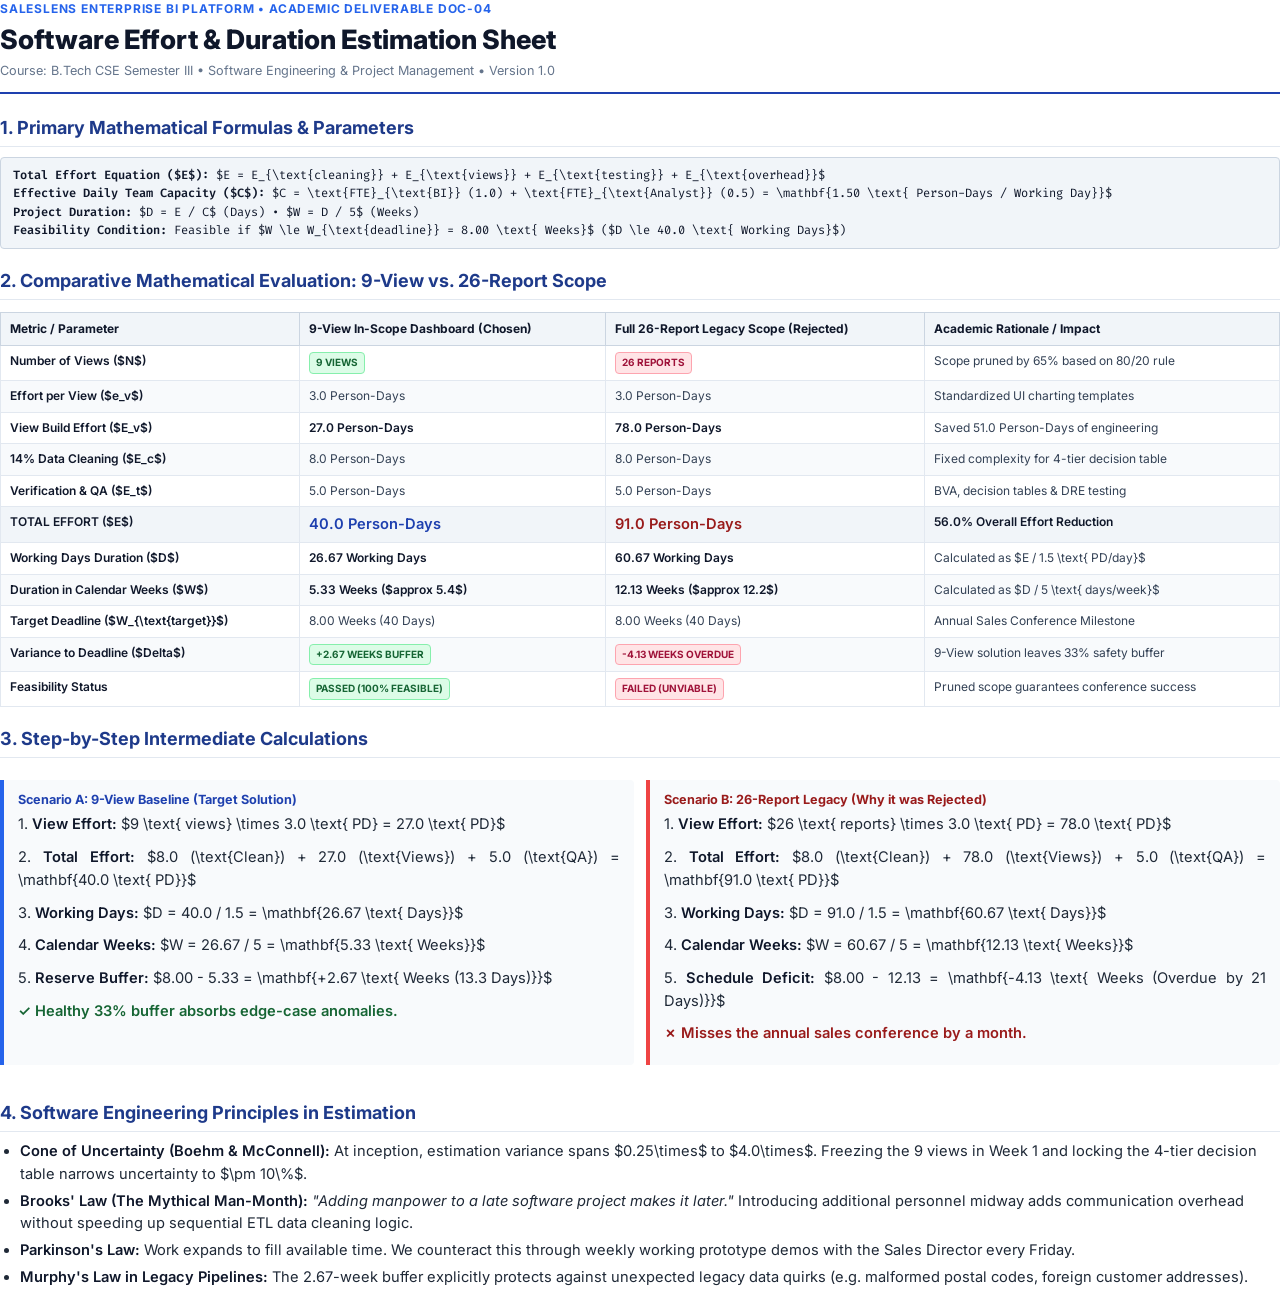
<file: html_deliverables/04_Estimation_Sheet.html>
<!DOCTYPE html>
<html lang="en">
<head>
  <meta charset="UTF-8">
  <title>Software Effort & Duration Estimation Sheet</title>
  <style>
  @import url('https://fonts.googleapis.com/css2?family=Inter:wght@400;500;600;700;800&family=Fira+Code:wght@400;500&display=swap');

  * { box-sizing: border-box; margin: 0; padding: 0; }

  body {
    font-family: 'Inter', -apple-system, BlinkMacSystemFont, 'Segoe UI', Roboto, Helvetica, Arial, sans-serif;
    background-color: #ffffff;
    color: #1f2937;
    line-height: 1.55;
    font-size: 11pt;
    padding: 0;
  }

  @page {
    size: A4 portrait;
    margin: 18mm 16mm 18mm 16mm;
  }

  /* Document Header & Title */
  .doc-header {
    border-bottom: 2px solid #1e40af;
    padding-bottom: 12px;
    margin-bottom: 20px;
  }

  .doc-tag {
    font-size: 9pt;
    font-weight: 700;
    color: #2563eb;
    text-transform: uppercase;
    letter-spacing: 0.8px;
    margin-bottom: 4px;
  }

  h1 {
    font-size: 20pt;
    font-weight: 800;
    color: #0f172a;
    line-height: 1.25;
    margin-bottom: 6px;
  }

  .doc-meta {
    font-size: 9.5pt;
    color: #64748b;
    line-height: 1.4;
  }

  /* Headings */
  h2 {
    font-size: 13.5pt;
    font-weight: 700;
    color: #1e3a8a;
    margin-top: 18px;
    margin-bottom: 8px;
    padding-bottom: 4px;
    border-bottom: 1px solid #e2e8f0;
    page-break-after: avoid;
    break-after: avoid;
  }

  h3 {
    font-size: 11.5pt;
    font-weight: 700;
    color: #0f172a;
    margin-top: 14px;
    margin-bottom: 6px;
    page-break-after: avoid;
    break-after: avoid;
  }

  h4 {
    font-size: 10.5pt;
    font-weight: 600;
    color: #334155;
    margin-top: 10px;
    margin-bottom: 4px;
  }

  p {
    margin-bottom: 10px;
    text-align: justify;
  }

  ul, ol {
    margin-left: 20px;
    margin-bottom: 12px;
  }

  li {
    margin-bottom: 4px;
  }

  strong {
    color: #0f172a;
    font-weight: 600;
  }

  /* Tables */
  table {
    width: 100%;
    border-collapse: collapse;
    margin: 12px 0 16px 0;
    font-size: 9pt;
    background-color: #ffffff;
    border: 1px solid #cbd5e1;
    page-break-inside: avoid;
    break-inside: avoid;
  }

  th {
    background-color: #f1f5f9;
    color: #0f172a;
    font-weight: 700;
    text-align: left;
    padding: 7px 9px;
    border: 1px solid #cbd5e1;
  }

  td {
    padding: 6px 9px;
    border: 1px solid #e2e8f0;
    color: #334155;
    vertical-align: top;
  }

  tr:nth-child(even) {
    background-color: #f8fafc;
  }

  /* Badges */
  .badge {
    display: inline-block;
    padding: 2px 6px;
    border-radius: 4px;
    font-size: 7.5pt;
    font-weight: 700;
    text-transform: uppercase;
  }
  .badge-must { background-color: #fee2e2; color: #991b1b; border: 1px solid #f87171; }
  .badge-should { background-color: #dbeafe; color: #1e40af; border: 1px solid #93c5fd; }
  .badge-could { background-color: #fef3c7; color: #92400e; border: 1px solid #fcd34d; }
  .badge-pass { background-color: #dcfce7; color: #166534; border: 1px solid #86efac; }
  .badge-crit { background-color: #ffe4e6; color: #9f1239; border: 1px solid #fda4af; }

  /* Callout & Formula Boxes */
  .callout {
    background-color: #f8fafc;
    border-left: 4px solid #2563eb;
    padding: 10px 14px;
    margin: 12px 0 16px 0;
    border-radius: 0 4px 4px 0;
    page-break-inside: avoid;
    break-inside: avoid;
  }

  .callout-title {
    font-weight: 700;
    color: #1e40af;
    font-size: 9.5pt;
    margin-bottom: 4px;
  }

  .formula-box {
    font-family: 'Fira Code', 'Courier New', monospace;
    background-color: #f1f5f9;
    border: 1px solid #cbd5e1;
    border-radius: 4px;
    padding: 8px 12px;
    margin: 10px 0;
    font-size: 9pt;
    color: #0f172a;
    page-break-inside: avoid;
    break-inside: avoid;
  }

  code {
    font-family: 'Fira Code', monospace;
    background-color: #f1f5f9;
    color: #1e40af;
    padding: 1px 4px;
    border-radius: 3px;
    font-size: 8.5pt;
  }

  /* Diagrams */
  .diagram-wrapper {
    text-align: center;
    margin: 14px 0 18px 0;
    padding: 8px;
    background-color: #ffffff;
    border: 1px solid #e2e8f0;
    border-radius: 4px;
    page-break-inside: avoid;
    break-inside: avoid;
  }

  .diagram-wrapper img {
    max-width: 95%;
    max-height: 320px;
    height: auto;
    object-fit: contain;
  }

  .diagram-caption {
    font-size: 8.5pt;
    color: #64748b;
    font-weight: 600;
    margin-top: 6px;
    text-align: center;
  }

  /* Summary Grid */
  .summary-grid {
    display: grid;
    grid-template-columns: repeat(4, 1fr);
    gap: 10px;
    margin: 12px 0 16px 0;
    page-break-inside: avoid;
    break-inside: avoid;
  }

  .summary-card {
    background-color: #f8fafc;
    border: 1px solid #e2e8f0;
    border-radius: 4px;
    padding: 8px 10px;
    text-align: center;
  }

  .summary-card .val {
    font-size: 14pt;
    font-weight: 800;
    color: #1e40af;
  }

  .summary-card .lbl {
    font-size: 7.5pt;
    font-weight: 600;
    color: #64748b;
    text-transform: uppercase;
    margin-top: 2px;
  }
</style>
</head>
<body>
  <div class="doc-header">
    <div class="doc-tag">SalesLens Enterprise BI Platform &bull; Academic Deliverable DOC-04</div>
    <h1>Software Effort & Duration Estimation Sheet</h1>
    <div class="doc-meta">Course: B.Tech CSE Semester III &bull; Software Engineering & Project Management &bull; Version 1.0</div>
  </div>
  
    <h2>1. Primary Mathematical Formulas & Parameters</h2>
    <div class="formula-box">
      <strong>Total Effort Equation ($E$):</strong> $E = E_{\text{cleaning}} + E_{\text{views}} + E_{\text{testing}} + E_{\text{overhead}}$<br>
      <strong>Effective Daily Team Capacity ($C$):</strong> $C = \text{FTE}_{\text{BI}} (1.0) + \text{FTE}_{\text{Analyst}} (0.5) = \mathbf{1.50 \text{ Person-Days / Working Day}}$<br>
      <strong>Project Duration:</strong> $D = E / C$ (Days) &bull; $W = D / 5$ (Weeks)<br>
      <strong>Feasibility Condition:</strong> Feasible if $W \le W_{\text{deadline}} = 8.00 \text{ Weeks}$ ($D \le 40.0 \text{ Working Days}$)
    </div>

    <h2>2. Comparative Mathematical Evaluation: 9-View vs. 26-Report Scope</h2>
    <table>
      <thead>
        <tr>
          <th>Metric / Parameter</th>
          <th>9-View In-Scope Dashboard (Chosen)</th>
          <th>Full 26-Report Legacy Scope (Rejected)</th>
          <th>Academic Rationale / Impact</th>
        </tr>
      </thead>
      <tbody>
        <tr>
          <td><strong>Number of Views ($N$)</strong></td>
          <td><span class="badge badge-pass">9 Views</span></td>
          <td><span class="badge badge-crit">26 Reports</span></td>
          <td>Scope pruned by 65% based on 80/20 rule</td>
        </tr>
        <tr>
          <td><strong>Effort per View ($e_v$)</strong></td>
          <td>3.0 Person-Days</td>
          <td>3.0 Person-Days</td>
          <td>Standardized UI charting templates</td>
        </tr>
        <tr>
          <td><strong>View Build Effort ($E_v$)</strong></td>
          <td><strong>27.0 Person-Days</strong></td>
          <td><strong>78.0 Person-Days</strong></td>
          <td>Saved 51.0 Person-Days of engineering</td>
        </tr>
        <tr>
          <td><strong>14% Data Cleaning ($E_c$)</strong></td>
          <td>8.0 Person-Days</td>
          <td>8.0 Person-Days</td>
          <td>Fixed complexity for 4-tier decision table</td>
        </tr>
        <tr>
          <td><strong>Verification & QA ($E_t$)</strong></td>
          <td>5.0 Person-Days</td>
          <td>5.0 Person-Days</td>
          <td>BVA, decision tables & DRE testing</td>
        </tr>
        <tr style="background-color: #f1f5f9;">
          <td><strong>TOTAL EFFORT ($E$)</strong></td>
          <td><strong style="color: #1e40af; font-size: 11pt;">40.0 Person-Days</strong></td>
          <td><strong style="color: #991b1b; font-size: 11pt;">91.0 Person-Days</strong></td>
          <td><strong>56.0% Overall Effort Reduction</strong></td>
        </tr>
        <tr>
          <td><strong>Working Days Duration ($D$)</strong></td>
          <td><strong>26.67 Working Days</strong></td>
          <td><strong>60.67 Working Days</strong></td>
          <td>Calculated as $E / 1.5 \text{ PD/day}$</td>
        </tr>
        <tr>
          <td><strong>Duration in Calendar Weeks ($W$)</strong></td>
          <td><strong>5.33 Weeks ($approx 5.4$)</strong></td>
          <td><strong>12.13 Weeks ($approx 12.2$)</strong></td>
          <td>Calculated as $D / 5 \text{ days/week}$</td>
        </tr>
        <tr>
          <td><strong>Target Deadline ($W_{\text{target}}$)</strong></td>
          <td>8.00 Weeks (40 Days)</td>
          <td>8.00 Weeks (40 Days)</td>
          <td>Annual Sales Conference Milestone</td>
        </tr>
        <tr style="background-color: #f8fafc;">
          <td><strong>Variance to Deadline ($Delta$)</strong></td>
          <td><span class="badge badge-pass">+2.67 WEEKS BUFFER</span></td>
          <td><span class="badge badge-crit">-4.13 WEEKS OVERDUE</span></td>
          <td>9-View solution leaves 33% safety buffer</td>
        </tr>
        <tr>
          <td><strong>Feasibility Status</strong></td>
          <td><span class="badge badge-pass">PASSED (100% FEASIBLE)</span></td>
          <td><span class="badge badge-crit">FAILED (UNVIABLE)</span></td>
          <td>Pruned scope guarantees conference success</td>
        </tr>
      </tbody>
    </table>

    <h2>3. Step-by-Step Intermediate Calculations</h2>
    <div style="display: grid; grid-template-columns: 1fr 1fr; gap: 12px; margin-top: 10px;">
      <div class="callout">
        <div class="callout-title">Scenario A: 9-View Baseline (Target Solution)</div>
        <p>1. <strong>View Effort:</strong> $9 \text{ views} \times 3.0 \text{ PD} = 27.0 \text{ PD}$</p>
        <p>2. <strong>Total Effort:</strong> $8.0 (\text{Clean}) + 27.0 (\text{Views}) + 5.0 (\text{QA}) = \mathbf{40.0 \text{ PD}}$</p>
        <p>3. <strong>Working Days:</strong> $D = 40.0 / 1.5 = \mathbf{26.67 \text{ Days}}$</p>
        <p>4. <strong>Calendar Weeks:</strong> $W = 26.67 / 5 = \mathbf{5.33 \text{ Weeks}}$</p>
        <p>5. <strong>Reserve Buffer:</strong> $8.00 - 5.33 = \mathbf{+2.67 \text{ Weeks (13.3 Days)}}$</p>
        <p style="color: #166534; font-weight: 600;">&check; Healthy 33% buffer absorbs edge-case anomalies.</p>
      </div>

      <div class="callout" style="border-left-color: #ef4444;">
        <div class="callout-title" style="color: #991b1b;">Scenario B: 26-Report Legacy (Why it was Rejected)</div>
        <p>1. <strong>View Effort:</strong> $26 \text{ reports} \times 3.0 \text{ PD} = 78.0 \text{ PD}$</p>
        <p>2. <strong>Total Effort:</strong> $8.0 (\text{Clean}) + 78.0 (\text{Views}) + 5.0 (\text{QA}) = \mathbf{91.0 \text{ PD}}$</p>
        <p>3. <strong>Working Days:</strong> $D = 91.0 / 1.5 = \mathbf{60.67 \text{ Days}}$</p>
        <p>4. <strong>Calendar Weeks:</strong> $W = 60.67 / 5 = \mathbf{12.13 \text{ Weeks}}$</p>
        <p>5. <strong>Schedule Deficit:</strong> $8.00 - 12.13 = \mathbf{-4.13 \text{ Weeks (Overdue by 21 Days)}}$</p>
        <p style="color: #991b1b; font-weight: 600;">&cross; Misses the annual sales conference by a month.</p>
      </div>
    </div>

    <h2>4. Software Engineering Principles in Estimation</h2>
    <ul>
      <li><strong>Cone of Uncertainty (Boehm & McConnell):</strong> At inception, estimation variance spans $0.25\times$ to $4.0\times$. Freezing the 9 views in Week 1 and locking the 4-tier decision table narrows uncertainty to $\pm 10\%$.</li>
      <li><strong>Brooks' Law (The Mythical Man-Month):</strong> <em>"Adding manpower to a late software project makes it later."</em> Introducing additional personnel midway adds communication overhead without speeding up sequential ETL data cleaning logic.</li>
      <li><strong>Parkinson's Law:</strong> Work expands to fill available time. We counteract this through weekly working prototype demos with the Sales Director every Friday.</li>
      <li><strong>Murphy's Law in Legacy Pipelines:</strong> The 2.67-week buffer explicitly protects against unexpected legacy data quirks (e.g. malformed postal codes, foreign customer addresses).</li>
    </ul>
  
</body>
</html>
</file>
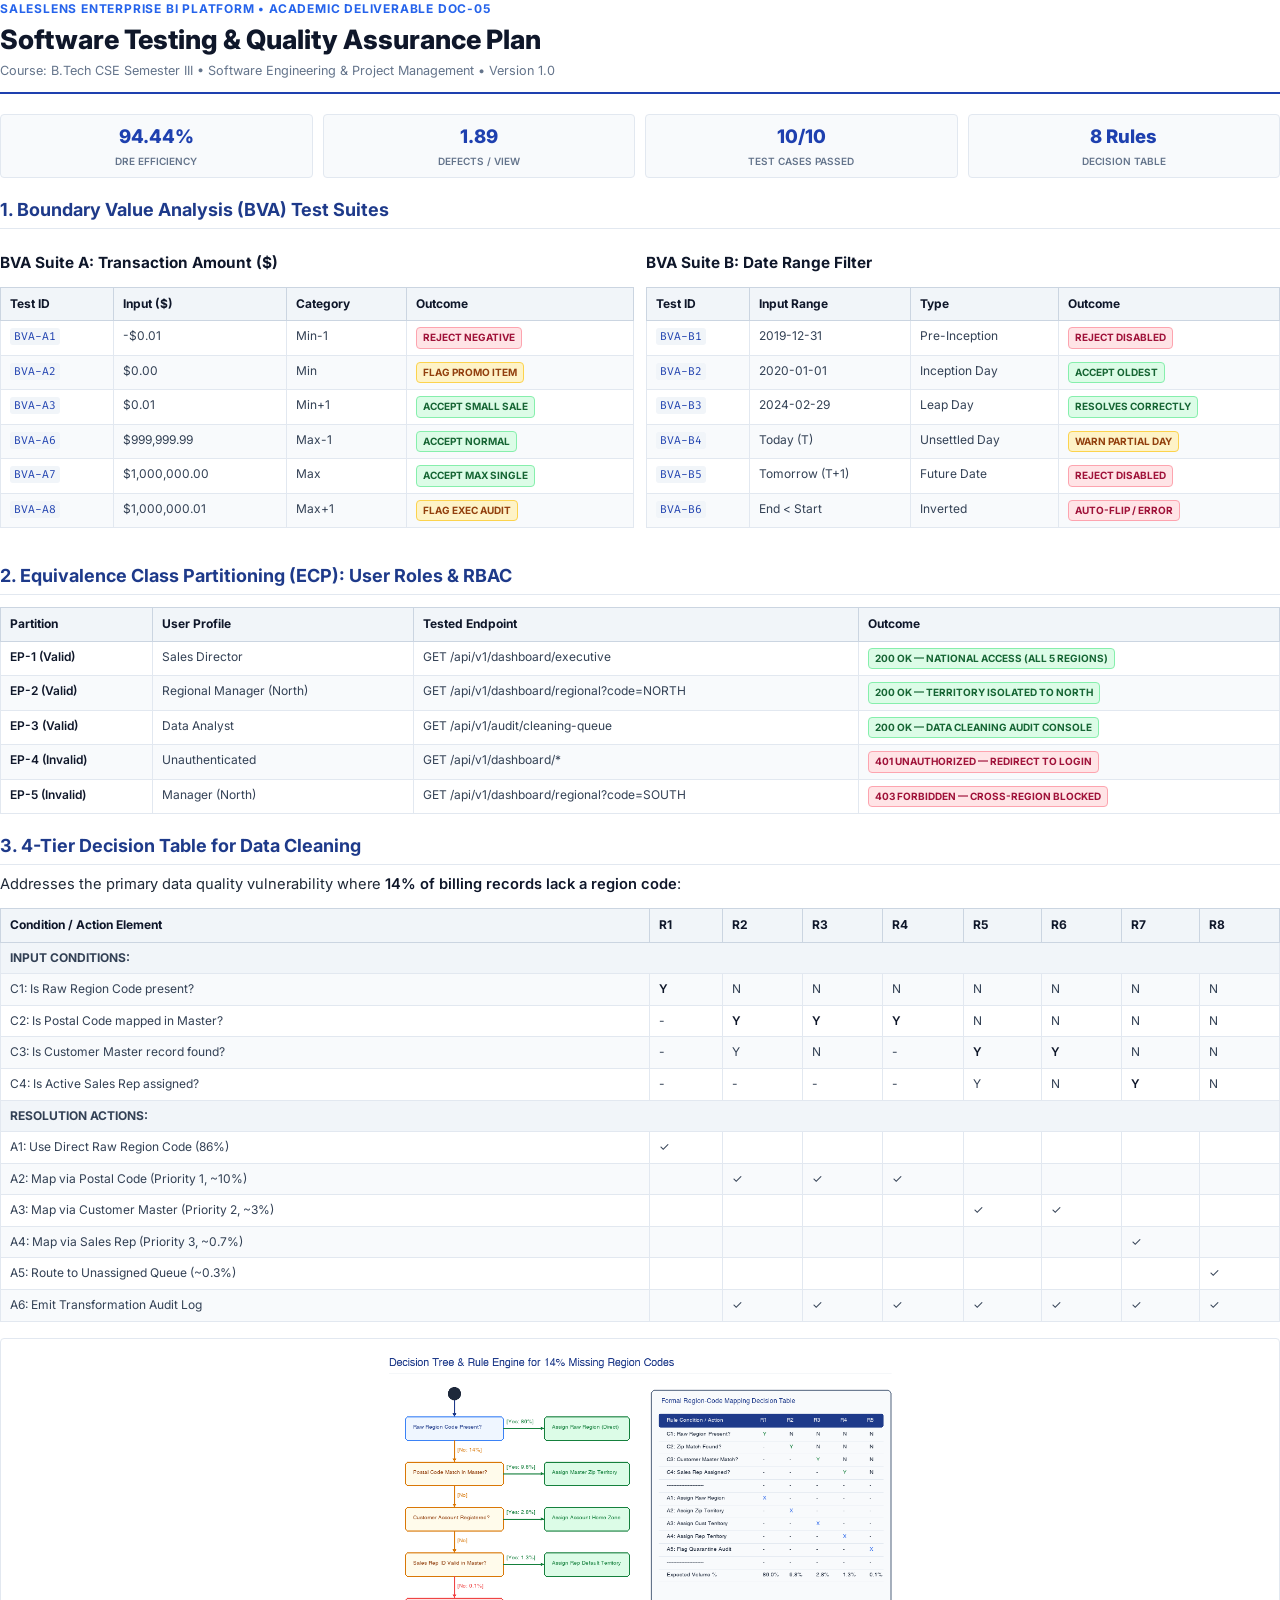
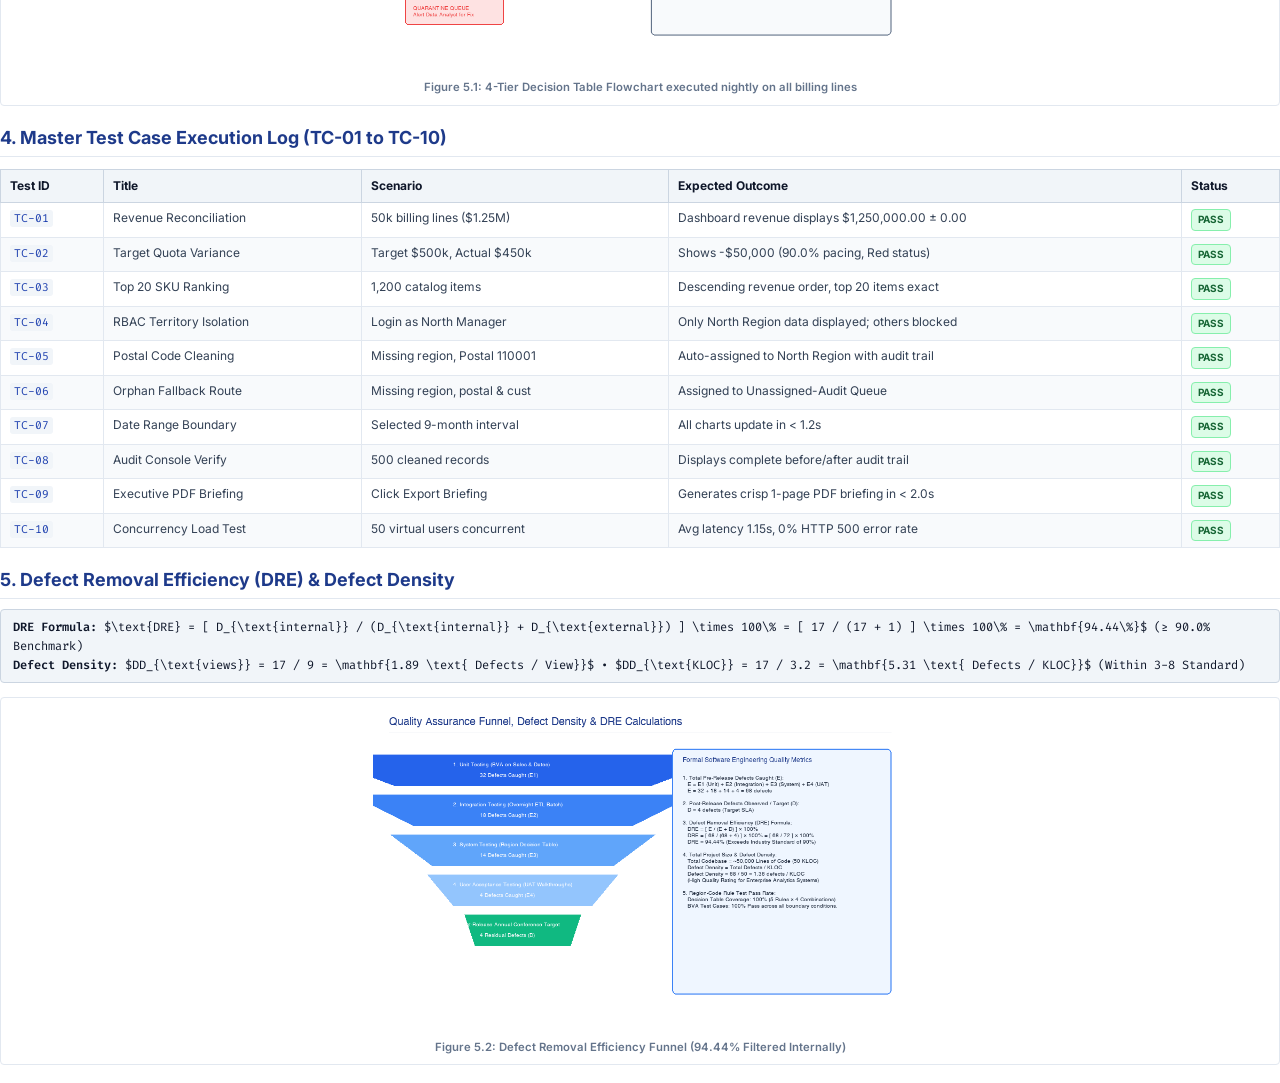
<file: html_deliverables/05_Testing_QA_Plan.html>
<!DOCTYPE html>
<html lang="en">
<head>
  <meta charset="UTF-8">
  <title>Software Testing & Quality Assurance Plan</title>
  <style>
  @import url('https://fonts.googleapis.com/css2?family=Inter:wght@400;500;600;700;800&family=Fira+Code:wght@400;500&display=swap');

  * { box-sizing: border-box; margin: 0; padding: 0; }

  body {
    font-family: 'Inter', -apple-system, BlinkMacSystemFont, 'Segoe UI', Roboto, Helvetica, Arial, sans-serif;
    background-color: #ffffff;
    color: #1f2937;
    line-height: 1.55;
    font-size: 11pt;
    padding: 0;
  }

  @page {
    size: A4 portrait;
    margin: 18mm 16mm 18mm 16mm;
  }

  /* Document Header & Title */
  .doc-header {
    border-bottom: 2px solid #1e40af;
    padding-bottom: 12px;
    margin-bottom: 20px;
  }

  .doc-tag {
    font-size: 9pt;
    font-weight: 700;
    color: #2563eb;
    text-transform: uppercase;
    letter-spacing: 0.8px;
    margin-bottom: 4px;
  }

  h1 {
    font-size: 20pt;
    font-weight: 800;
    color: #0f172a;
    line-height: 1.25;
    margin-bottom: 6px;
  }

  .doc-meta {
    font-size: 9.5pt;
    color: #64748b;
    line-height: 1.4;
  }

  /* Headings */
  h2 {
    font-size: 13.5pt;
    font-weight: 700;
    color: #1e3a8a;
    margin-top: 18px;
    margin-bottom: 8px;
    padding-bottom: 4px;
    border-bottom: 1px solid #e2e8f0;
    page-break-after: avoid;
    break-after: avoid;
  }

  h3 {
    font-size: 11.5pt;
    font-weight: 700;
    color: #0f172a;
    margin-top: 14px;
    margin-bottom: 6px;
    page-break-after: avoid;
    break-after: avoid;
  }

  h4 {
    font-size: 10.5pt;
    font-weight: 600;
    color: #334155;
    margin-top: 10px;
    margin-bottom: 4px;
  }

  p {
    margin-bottom: 10px;
    text-align: justify;
  }

  ul, ol {
    margin-left: 20px;
    margin-bottom: 12px;
  }

  li {
    margin-bottom: 4px;
  }

  strong {
    color: #0f172a;
    font-weight: 600;
  }

  /* Tables */
  table {
    width: 100%;
    border-collapse: collapse;
    margin: 12px 0 16px 0;
    font-size: 9pt;
    background-color: #ffffff;
    border: 1px solid #cbd5e1;
    page-break-inside: avoid;
    break-inside: avoid;
  }

  th {
    background-color: #f1f5f9;
    color: #0f172a;
    font-weight: 700;
    text-align: left;
    padding: 7px 9px;
    border: 1px solid #cbd5e1;
  }

  td {
    padding: 6px 9px;
    border: 1px solid #e2e8f0;
    color: #334155;
    vertical-align: top;
  }

  tr:nth-child(even) {
    background-color: #f8fafc;
  }

  /* Badges */
  .badge {
    display: inline-block;
    padding: 2px 6px;
    border-radius: 4px;
    font-size: 7.5pt;
    font-weight: 700;
    text-transform: uppercase;
  }
  .badge-must { background-color: #fee2e2; color: #991b1b; border: 1px solid #f87171; }
  .badge-should { background-color: #dbeafe; color: #1e40af; border: 1px solid #93c5fd; }
  .badge-could { background-color: #fef3c7; color: #92400e; border: 1px solid #fcd34d; }
  .badge-pass { background-color: #dcfce7; color: #166534; border: 1px solid #86efac; }
  .badge-crit { background-color: #ffe4e6; color: #9f1239; border: 1px solid #fda4af; }

  /* Callout & Formula Boxes */
  .callout {
    background-color: #f8fafc;
    border-left: 4px solid #2563eb;
    padding: 10px 14px;
    margin: 12px 0 16px 0;
    border-radius: 0 4px 4px 0;
    page-break-inside: avoid;
    break-inside: avoid;
  }

  .callout-title {
    font-weight: 700;
    color: #1e40af;
    font-size: 9.5pt;
    margin-bottom: 4px;
  }

  .formula-box {
    font-family: 'Fira Code', 'Courier New', monospace;
    background-color: #f1f5f9;
    border: 1px solid #cbd5e1;
    border-radius: 4px;
    padding: 8px 12px;
    margin: 10px 0;
    font-size: 9pt;
    color: #0f172a;
    page-break-inside: avoid;
    break-inside: avoid;
  }

  code {
    font-family: 'Fira Code', monospace;
    background-color: #f1f5f9;
    color: #1e40af;
    padding: 1px 4px;
    border-radius: 3px;
    font-size: 8.5pt;
  }

  /* Diagrams */
  .diagram-wrapper {
    text-align: center;
    margin: 14px 0 18px 0;
    padding: 8px;
    background-color: #ffffff;
    border: 1px solid #e2e8f0;
    border-radius: 4px;
    page-break-inside: avoid;
    break-inside: avoid;
  }

  .diagram-wrapper img {
    max-width: 95%;
    max-height: 320px;
    height: auto;
    object-fit: contain;
  }

  .diagram-caption {
    font-size: 8.5pt;
    color: #64748b;
    font-weight: 600;
    margin-top: 6px;
    text-align: center;
  }

  /* Summary Grid */
  .summary-grid {
    display: grid;
    grid-template-columns: repeat(4, 1fr);
    gap: 10px;
    margin: 12px 0 16px 0;
    page-break-inside: avoid;
    break-inside: avoid;
  }

  .summary-card {
    background-color: #f8fafc;
    border: 1px solid #e2e8f0;
    border-radius: 4px;
    padding: 8px 10px;
    text-align: center;
  }

  .summary-card .val {
    font-size: 14pt;
    font-weight: 800;
    color: #1e40af;
  }

  .summary-card .lbl {
    font-size: 7.5pt;
    font-weight: 600;
    color: #64748b;
    text-transform: uppercase;
    margin-top: 2px;
  }
</style>
</head>
<body>
  <div class="doc-header">
    <div class="doc-tag">SalesLens Enterprise BI Platform &bull; Academic Deliverable DOC-05</div>
    <h1>Software Testing & Quality Assurance Plan</h1>
    <div class="doc-meta">Course: B.Tech CSE Semester III &bull; Software Engineering & Project Management &bull; Version 1.0</div>
  </div>
  
    <div class="summary-grid">
      <div class="summary-card"><div class="val">94.44%</div><div class="lbl">DRE Efficiency</div></div>
      <div class="summary-card"><div class="val">1.89</div><div class="lbl">Defects / View</div></div>
      <div class="summary-card"><div class="val">10/10</div><div class="lbl">Test Cases Passed</div></div>
      <div class="summary-card"><div class="val">8 Rules</div><div class="lbl">Decision Table</div></div>
    </div>

    <h2>1. Boundary Value Analysis (BVA) Test Suites</h2>
    <div style="display: grid; grid-template-columns: 1fr 1fr; gap: 12px;">
      <div>
        <h3>BVA Suite A: Transaction Amount ($)</h3>
        <table>
          <thead><tr><th>Test ID</th><th>Input ($)</th><th>Category</th><th>Outcome</th></tr></thead>
          <tbody>
            <tr><td><code>BVA-A1</code></td><td>-$0.01</td><td>Min-1</td><td><span class="badge badge-crit">Reject Negative</span></td></tr>
            <tr><td><code>BVA-A2</code></td><td>$0.00</td><td>Min</td><td><span class="badge badge-could">Flag Promo Item</span></td></tr>
            <tr><td><code>BVA-A3</code></td><td>$0.01</td><td>Min+1</td><td><span class="badge badge-pass">Accept Small Sale</span></td></tr>
            <tr><td><code>BVA-A6</code></td><td>$999,999.99</td><td>Max-1</td><td><span class="badge badge-pass">Accept Normal</span></td></tr>
            <tr><td><code>BVA-A7</code></td><td>$1,000,000.00</td><td>Max</td><td><span class="badge badge-pass">Accept Max Single</span></td></tr>
            <tr><td><code>BVA-A8</code></td><td>$1,000,000.01</td><td>Max+1</td><td><span class="badge badge-could">Flag Exec Audit</span></td></tr>
          </tbody>
        </table>
      </div>
      <div>
        <h3>BVA Suite B: Date Range Filter</h3>
        <table>
          <thead><tr><th>Test ID</th><th>Input Range</th><th>Type</th><th>Outcome</th></tr></thead>
          <tbody>
            <tr><td><code>BVA-B1</code></td><td>2019-12-31</td><td>Pre-Inception</td><td><span class="badge badge-crit">Reject Disabled</span></td></tr>
            <tr><td><code>BVA-B2</code></td><td>2020-01-01</td><td>Inception Day</td><td><span class="badge badge-pass">Accept Oldest</span></td></tr>
            <tr><td><code>BVA-B3</code></td><td>2024-02-29</td><td>Leap Day</td><td><span class="badge badge-pass">Resolves Correctly</span></td></tr>
            <tr><td><code>BVA-B4</code></td><td>Today (T)</td><td>Unsettled Day</td><td><span class="badge badge-could">Warn Partial Day</span></td></tr>
            <tr><td><code>BVA-B5</code></td><td>Tomorrow (T+1)</td><td>Future Date</td><td><span class="badge badge-crit">Reject Disabled</span></td></tr>
            <tr><td><code>BVA-B6</code></td><td>End &lt; Start</td><td>Inverted</td><td><span class="badge badge-crit">Auto-Flip / Error</span></td></tr>
          </tbody>
        </table>
      </div>
    </div>

    <h2>2. Equivalence Class Partitioning (ECP): User Roles & RBAC</h2>
    <table>
      <thead><tr><th>Partition</th><th>User Profile</th><th>Tested Endpoint</th><th>Outcome</th></tr></thead>
      <tbody>
        <tr><td><strong>EP-1 (Valid)</strong></td><td>Sales Director</td><td>GET /api/v1/dashboard/executive</td><td><span class="badge badge-pass">200 OK — National Access (All 5 Regions)</span></td></tr>
        <tr><td><strong>EP-2 (Valid)</strong></td><td>Regional Manager (North)</td><td>GET /api/v1/dashboard/regional?code=NORTH</td><td><span class="badge badge-pass">200 OK — Territory Isolated to North</span></td></tr>
        <tr><td><strong>EP-3 (Valid)</strong></td><td>Data Analyst</td><td>GET /api/v1/audit/cleaning-queue</td><td><span class="badge badge-pass">200 OK — Data Cleaning Audit Console</span></td></tr>
        <tr><td><strong>EP-4 (Invalid)</strong></td><td>Unauthenticated</td><td>GET /api/v1/dashboard/*</td><td><span class="badge badge-crit">401 Unauthorized — Redirect to Login</span></td></tr>
        <tr><td><strong>EP-5 (Invalid)</strong></td><td>Manager (North)</td><td>GET /api/v1/dashboard/regional?code=SOUTH</td><td><span class="badge badge-crit">403 Forbidden — Cross-Region Blocked</span></td></tr>
      </tbody>
    </table>

    <h2>3. 4-Tier Decision Table for Data Cleaning</h2>
    <p>Addresses the primary data quality vulnerability where <strong>14% of billing records lack a region code</strong>:</p>
    <table>
      <thead>
        <tr>
          <th>Condition / Action Element</th>
          <th>R1</th><th>R2</th><th>R3</th><th>R4</th><th>R5</th><th>R6</th><th>R7</th><th>R8</th>
        </tr>
      </thead>
      <tbody>
        <tr style="background-color: #f1f5f9; font-weight: 700;"><td colspan="9">INPUT CONDITIONS:</td></tr>
        <tr><td>C1: Is Raw Region Code present?</td><td><strong>Y</strong></td><td>N</td><td>N</td><td>N</td><td>N</td><td>N</td><td>N</td><td>N</td></tr>
        <tr><td>C2: Is Postal Code mapped in Master?</td><td>-</td><td><strong>Y</strong></td><td><strong>Y</strong></td><td><strong>Y</strong></td><td>N</td><td>N</td><td>N</td><td>N</td></tr>
        <tr><td>C3: Is Customer Master record found?</td><td>-</td><td>Y</td><td>N</td><td>-</td><td><strong>Y</strong></td><td><strong>Y</strong></td><td>N</td><td>N</td></tr>
        <tr><td>C4: Is Active Sales Rep assigned?</td><td>-</td><td>-</td><td>-</td><td>-</td><td>Y</td><td>N</td><td><strong>Y</strong></td><td>N</td></tr>
        <tr style="background-color: #f1f5f9; font-weight: 700;"><td colspan="9">RESOLUTION ACTIONS:</td></tr>
        <tr><td>A1: Use Direct Raw Region Code (86%)</td><td>&check;</td><td></td><td></td><td></td><td></td><td></td><td></td><td></td></tr>
        <tr><td>A2: Map via Postal Code (Priority 1, ~10%)</td><td></td><td>&check;</td><td>&check;</td><td>&check;</td><td></td><td></td><td></td><td></td></tr>
        <tr><td>A3: Map via Customer Master (Priority 2, ~3%)</td><td></td><td></td><td></td><td></td><td>&check;</td><td>&check;</td><td></td><td></td></tr>
        <tr><td>A4: Map via Sales Rep (Priority 3, ~0.7%)</td><td></td><td></td><td></td><td></td><td></td><td></td><td>&check;</td><td></td></tr>
        <tr><td>A5: Route to Unassigned Queue (~0.3%)</td><td></td><td></td><td></td><td></td><td></td><td></td><td></td><td>&check;</td></tr>
        <tr><td>A6: Emit Transformation Audit Log</td><td></td><td>&check;</td><td>&check;</td><td>&check;</td><td>&check;</td><td>&check;</td><td>&check;</td><td>&check;</td></tr>
      </tbody>
    </table>

    
      <div class="diagram-wrapper">
        <img src="[data-uri]" alt="Decision Table Flowchart">
        <div class="diagram-caption">Figure 5.1: 4-Tier Decision Table Flowchart executed nightly on all billing lines</div>
      </div>
    

    <h2>4. Master Test Case Execution Log (TC-01 to TC-10)</h2>
    <table>
      <thead>
        <tr>
          <th>Test ID</th>
          <th>Title</th>
          <th>Scenario</th>
          <th>Expected Outcome</th>
          <th>Status</th>
        </tr>
      </thead>
      <tbody>
        <tr><td><code>TC-01</code></td><td>Revenue Reconciliation</td><td>50k billing lines ($1.25M)</td><td>Dashboard revenue displays $1,250,000.00 &plusmn; 0.00</td><td><span class="badge badge-pass">PASS</span></td></tr>
        <tr><td><code>TC-02</code></td><td>Target Quota Variance</td><td>Target $500k, Actual $450k</td><td>Shows -$50,000 (90.0% pacing, Red status)</td><td><span class="badge badge-pass">PASS</span></td></tr>
        <tr><td><code>TC-03</code></td><td>Top 20 SKU Ranking</td><td>1,200 catalog items</td><td>Descending revenue order, top 20 items exact</td><td><span class="badge badge-pass">PASS</span></td></tr>
        <tr><td><code>TC-04</code></td><td>RBAC Territory Isolation</td><td>Login as North Manager</td><td>Only North Region data displayed; others blocked</td><td><span class="badge badge-pass">PASS</span></td></tr>
        <tr><td><code>TC-05</code></td><td>Postal Code Cleaning</td><td>Missing region, Postal 110001</td><td>Auto-assigned to North Region with audit trail</td><td><span class="badge badge-pass">PASS</span></td></tr>
        <tr><td><code>TC-06</code></td><td>Orphan Fallback Route</td><td>Missing region, postal & cust</td><td>Assigned to Unassigned-Audit Queue</td><td><span class="badge badge-pass">PASS</span></td></tr>
        <tr><td><code>TC-07</code></td><td>Date Range Boundary</td><td>Selected 9-month interval</td><td>All charts update in &lt; 1.2s</td><td><span class="badge badge-pass">PASS</span></td></tr>
        <tr><td><code>TC-08</code></td><td>Audit Console Verify</td><td>500 cleaned records</td><td>Displays complete before/after audit trail</td><td><span class="badge badge-pass">PASS</span></td></tr>
        <tr><td><code>TC-09</code></td><td>Executive PDF Briefing</td><td>Click Export Briefing</td><td>Generates crisp 1-page PDF briefing in &lt; 2.0s</td><td><span class="badge badge-pass">PASS</span></td></tr>
        <tr><td><code>TC-10</code></td><td>Concurrency Load Test</td><td>50 virtual users concurrent</td><td>Avg latency 1.15s, 0% HTTP 500 error rate</td><td><span class="badge badge-pass">PASS</span></td></tr>
      </tbody>
    </table>

    <h2>5. Defect Removal Efficiency (DRE) & Defect Density</h2>
    <div class="formula-box">
      <strong>DRE Formula:</strong> $\text{DRE} = [ D_{\text{internal}} / (D_{\text{internal}} + D_{\text{external}}) ] \times 100\% = [ 17 / (17 + 1) ] \times 100\% = \mathbf{94.44\%}$ (&ge; 90.0% Benchmark)<br>
      <strong>Defect Density:</strong> $DD_{\text{views}} = 17 / 9 = \mathbf{1.89 \text{ Defects / View}}$ &bull; $DD_{\text{KLOC}} = 17 / 3.2 = \mathbf{5.31 \text{ Defects / KLOC}}$ (Within 3-8 Standard)
    </div>

    
      <div class="diagram-wrapper">
        <img src="[data-uri]" alt="DRE Funnel">
        <div class="diagram-caption">Figure 5.2: Defect Removal Efficiency Funnel (94.44% Filtered Internally)</div>
      </div>
    
  
</body>
</html>
</file>
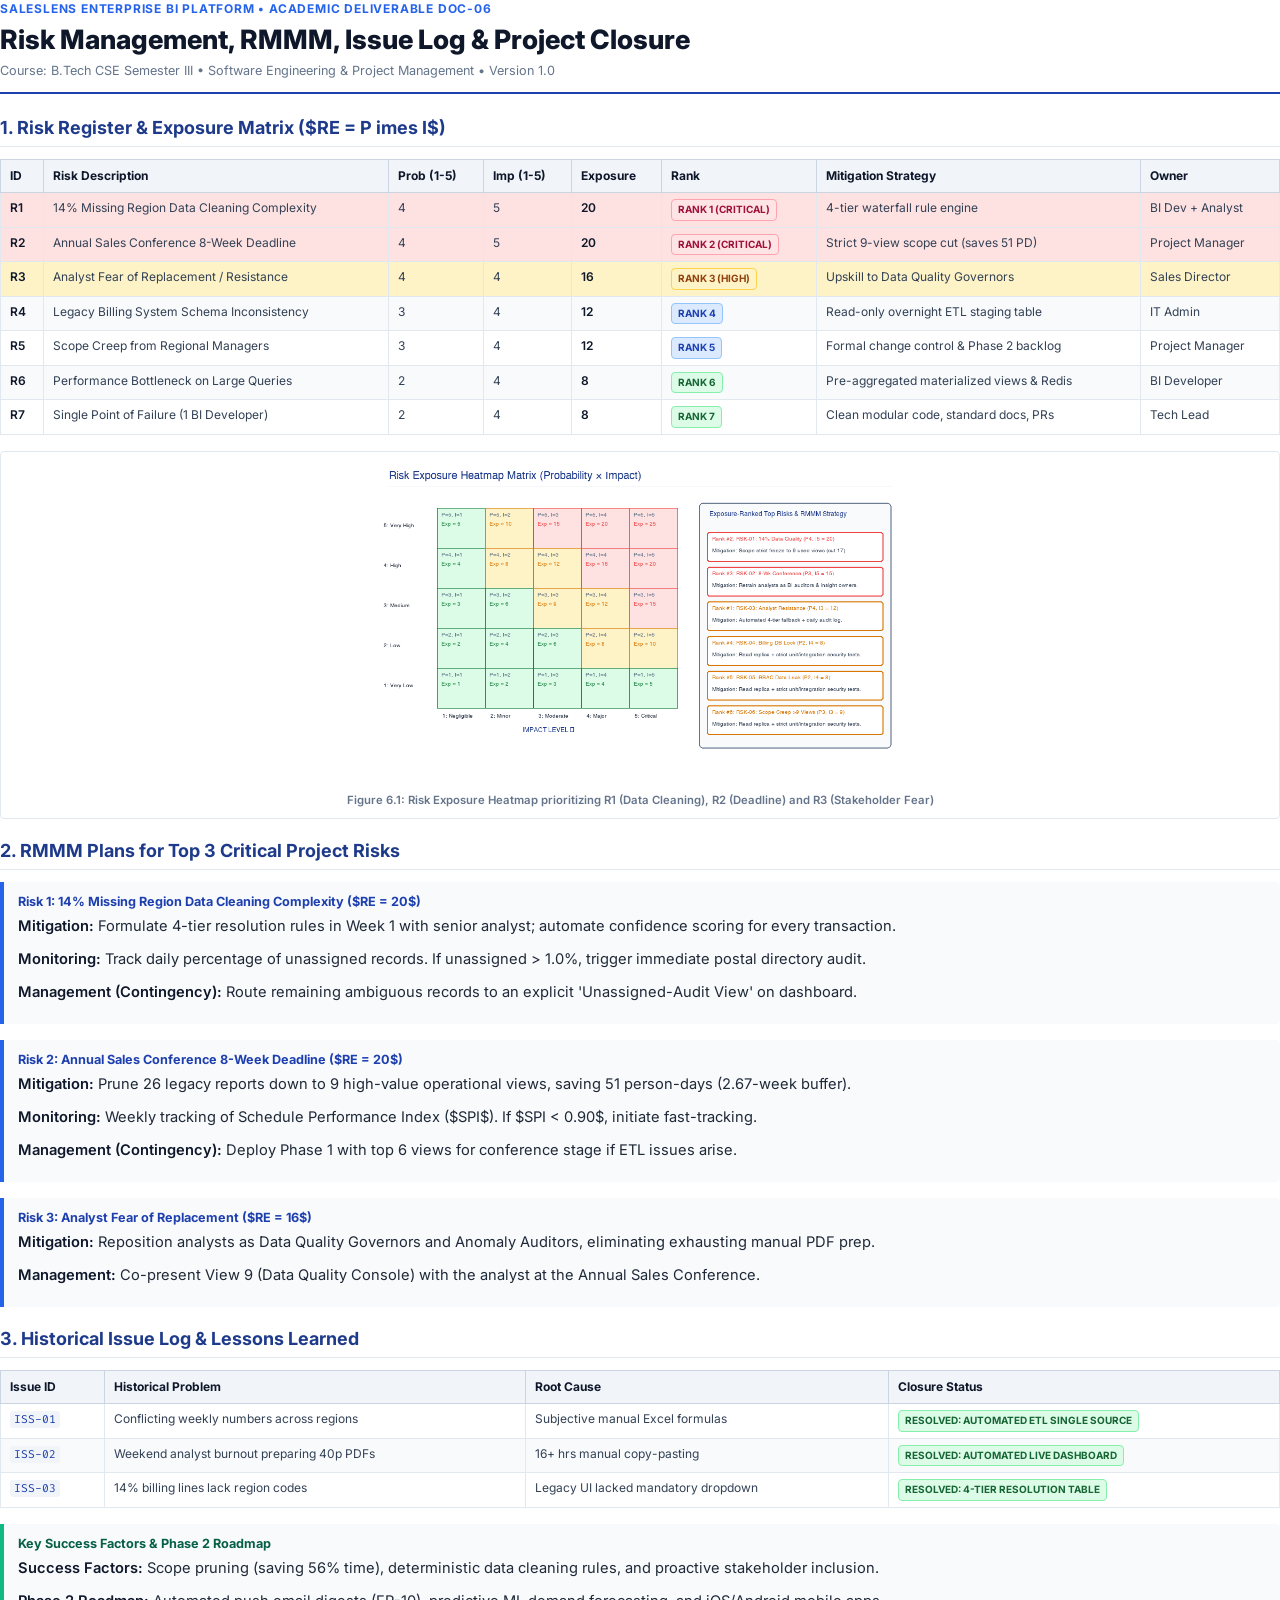
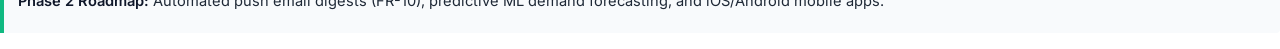
<file: html_deliverables/06_Risk_Register_and_Closure.html>
<!DOCTYPE html>
<html lang="en">
<head>
  <meta charset="UTF-8">
  <title>Risk Management, RMMM, Issue Log & Project Closure</title>
  <style>
  @import url('https://fonts.googleapis.com/css2?family=Inter:wght@400;500;600;700;800&family=Fira+Code:wght@400;500&display=swap');

  * { box-sizing: border-box; margin: 0; padding: 0; }

  body {
    font-family: 'Inter', -apple-system, BlinkMacSystemFont, 'Segoe UI', Roboto, Helvetica, Arial, sans-serif;
    background-color: #ffffff;
    color: #1f2937;
    line-height: 1.55;
    font-size: 11pt;
    padding: 0;
  }

  @page {
    size: A4 portrait;
    margin: 18mm 16mm 18mm 16mm;
  }

  /* Document Header & Title */
  .doc-header {
    border-bottom: 2px solid #1e40af;
    padding-bottom: 12px;
    margin-bottom: 20px;
  }

  .doc-tag {
    font-size: 9pt;
    font-weight: 700;
    color: #2563eb;
    text-transform: uppercase;
    letter-spacing: 0.8px;
    margin-bottom: 4px;
  }

  h1 {
    font-size: 20pt;
    font-weight: 800;
    color: #0f172a;
    line-height: 1.25;
    margin-bottom: 6px;
  }

  .doc-meta {
    font-size: 9.5pt;
    color: #64748b;
    line-height: 1.4;
  }

  /* Headings */
  h2 {
    font-size: 13.5pt;
    font-weight: 700;
    color: #1e3a8a;
    margin-top: 18px;
    margin-bottom: 8px;
    padding-bottom: 4px;
    border-bottom: 1px solid #e2e8f0;
    page-break-after: avoid;
    break-after: avoid;
  }

  h3 {
    font-size: 11.5pt;
    font-weight: 700;
    color: #0f172a;
    margin-top: 14px;
    margin-bottom: 6px;
    page-break-after: avoid;
    break-after: avoid;
  }

  h4 {
    font-size: 10.5pt;
    font-weight: 600;
    color: #334155;
    margin-top: 10px;
    margin-bottom: 4px;
  }

  p {
    margin-bottom: 10px;
    text-align: justify;
  }

  ul, ol {
    margin-left: 20px;
    margin-bottom: 12px;
  }

  li {
    margin-bottom: 4px;
  }

  strong {
    color: #0f172a;
    font-weight: 600;
  }

  /* Tables */
  table {
    width: 100%;
    border-collapse: collapse;
    margin: 12px 0 16px 0;
    font-size: 9pt;
    background-color: #ffffff;
    border: 1px solid #cbd5e1;
    page-break-inside: avoid;
    break-inside: avoid;
  }

  th {
    background-color: #f1f5f9;
    color: #0f172a;
    font-weight: 700;
    text-align: left;
    padding: 7px 9px;
    border: 1px solid #cbd5e1;
  }

  td {
    padding: 6px 9px;
    border: 1px solid #e2e8f0;
    color: #334155;
    vertical-align: top;
  }

  tr:nth-child(even) {
    background-color: #f8fafc;
  }

  /* Badges */
  .badge {
    display: inline-block;
    padding: 2px 6px;
    border-radius: 4px;
    font-size: 7.5pt;
    font-weight: 700;
    text-transform: uppercase;
  }
  .badge-must { background-color: #fee2e2; color: #991b1b; border: 1px solid #f87171; }
  .badge-should { background-color: #dbeafe; color: #1e40af; border: 1px solid #93c5fd; }
  .badge-could { background-color: #fef3c7; color: #92400e; border: 1px solid #fcd34d; }
  .badge-pass { background-color: #dcfce7; color: #166534; border: 1px solid #86efac; }
  .badge-crit { background-color: #ffe4e6; color: #9f1239; border: 1px solid #fda4af; }

  /* Callout & Formula Boxes */
  .callout {
    background-color: #f8fafc;
    border-left: 4px solid #2563eb;
    padding: 10px 14px;
    margin: 12px 0 16px 0;
    border-radius: 0 4px 4px 0;
    page-break-inside: avoid;
    break-inside: avoid;
  }

  .callout-title {
    font-weight: 700;
    color: #1e40af;
    font-size: 9.5pt;
    margin-bottom: 4px;
  }

  .formula-box {
    font-family: 'Fira Code', 'Courier New', monospace;
    background-color: #f1f5f9;
    border: 1px solid #cbd5e1;
    border-radius: 4px;
    padding: 8px 12px;
    margin: 10px 0;
    font-size: 9pt;
    color: #0f172a;
    page-break-inside: avoid;
    break-inside: avoid;
  }

  code {
    font-family: 'Fira Code', monospace;
    background-color: #f1f5f9;
    color: #1e40af;
    padding: 1px 4px;
    border-radius: 3px;
    font-size: 8.5pt;
  }

  /* Diagrams */
  .diagram-wrapper {
    text-align: center;
    margin: 14px 0 18px 0;
    padding: 8px;
    background-color: #ffffff;
    border: 1px solid #e2e8f0;
    border-radius: 4px;
    page-break-inside: avoid;
    break-inside: avoid;
  }

  .diagram-wrapper img {
    max-width: 95%;
    max-height: 320px;
    height: auto;
    object-fit: contain;
  }

  .diagram-caption {
    font-size: 8.5pt;
    color: #64748b;
    font-weight: 600;
    margin-top: 6px;
    text-align: center;
  }

  /* Summary Grid */
  .summary-grid {
    display: grid;
    grid-template-columns: repeat(4, 1fr);
    gap: 10px;
    margin: 12px 0 16px 0;
    page-break-inside: avoid;
    break-inside: avoid;
  }

  .summary-card {
    background-color: #f8fafc;
    border: 1px solid #e2e8f0;
    border-radius: 4px;
    padding: 8px 10px;
    text-align: center;
  }

  .summary-card .val {
    font-size: 14pt;
    font-weight: 800;
    color: #1e40af;
  }

  .summary-card .lbl {
    font-size: 7.5pt;
    font-weight: 600;
    color: #64748b;
    text-transform: uppercase;
    margin-top: 2px;
  }
</style>
</head>
<body>
  <div class="doc-header">
    <div class="doc-tag">SalesLens Enterprise BI Platform &bull; Academic Deliverable DOC-06</div>
    <h1>Risk Management, RMMM, Issue Log & Project Closure</h1>
    <div class="doc-meta">Course: B.Tech CSE Semester III &bull; Software Engineering & Project Management &bull; Version 1.0</div>
  </div>
  
    <h2>1. Risk Register & Exposure Matrix ($RE = P 	imes I$)</h2>
    <table>
      <thead>
        <tr>
          <th>ID</th>
          <th>Risk Description</th>
          <th>Prob (1-5)</th>
          <th>Imp (1-5)</th>
          <th>Exposure</th>
          <th>Rank</th>
          <th>Mitigation Strategy</th>
          <th>Owner</th>
        </tr>
      </thead>
      <tbody>
        <tr style="background-color: #fee2e2;">
          <td><strong>R1</strong></td>
          <td>14% Missing Region Data Cleaning Complexity</td>
          <td>4</td><td>5</td><td><strong>20</strong></td>
          <td><span class="badge badge-crit">Rank 1 (Critical)</span></td>
          <td>4-tier waterfall rule engine</td>
          <td>BI Dev + Analyst</td>
        </tr>
        <tr style="background-color: #fee2e2;">
          <td><strong>R2</strong></td>
          <td>Annual Sales Conference 8-Week Deadline</td>
          <td>4</td><td>5</td><td><strong>20</strong></td>
          <td><span class="badge badge-crit">Rank 2 (Critical)</span></td>
          <td>Strict 9-view scope cut (saves 51 PD)</td>
          <td>Project Manager</td>
        </tr>
        <tr style="background-color: #fef3c7;">
          <td><strong>R3</strong></td>
          <td>Analyst Fear of Replacement / Resistance</td>
          <td>4</td><td>4</td><td><strong>16</strong></td>
          <td><span class="badge badge-could">Rank 3 (High)</span></td>
          <td>Upskill to Data Quality Governors</td>
          <td>Sales Director</td>
        </tr>
        <tr>
          <td><strong>R4</strong></td>
          <td>Legacy Billing System Schema Inconsistency</td>
          <td>3</td><td>4</td><td><strong>12</strong></td>
          <td><span class="badge badge-should">Rank 4</span></td>
          <td>Read-only overnight ETL staging table</td>
          <td>IT Admin</td>
        </tr>
        <tr>
          <td><strong>R5</strong></td>
          <td>Scope Creep from Regional Managers</td>
          <td>3</td><td>4</td><td><strong>12</strong></td>
          <td><span class="badge badge-should">Rank 5</span></td>
          <td>Formal change control & Phase 2 backlog</td>
          <td>Project Manager</td>
        </tr>
        <tr>
          <td><strong>R6</strong></td>
          <td>Performance Bottleneck on Large Queries</td>
          <td>2</td><td>4</td><td><strong>8</strong></td>
          <td><span class="badge badge-pass">Rank 6</span></td>
          <td>Pre-aggregated materialized views & Redis</td>
          <td>BI Developer</td>
        </tr>
        <tr>
          <td><strong>R7</strong></td>
          <td>Single Point of Failure (1 BI Developer)</td>
          <td>2</td><td>4</td><td><strong>8</strong></td>
          <td><span class="badge badge-pass">Rank 7</span></td>
          <td>Clean modular code, standard docs, PRs</td>
          <td>Tech Lead</td>
        </tr>
      </tbody>
    </table>

    
      <div class="diagram-wrapper">
        <img src="[data-uri]" alt="Risk Exposure Heatmap">
        <div class="diagram-caption">Figure 6.1: Risk Exposure Heatmap prioritizing R1 (Data Cleaning), R2 (Deadline) and R3 (Stakeholder Fear)</div>
      </div>
    

    <h2>2. RMMM Plans for Top 3 Critical Project Risks</h2>
    <div class="callout">
      <div class="callout-title">Risk 1: 14% Missing Region Data Cleaning Complexity ($RE = 20$)</div>
      <p><strong>Mitigation:</strong> Formulate 4-tier resolution rules in Week 1 with senior analyst; automate confidence scoring for every transaction.</p>
      <p><strong>Monitoring:</strong> Track daily percentage of unassigned records. If unassigned &gt; 1.0%, trigger immediate postal directory audit.</p>
      <p><strong>Management (Contingency):</strong> Route remaining ambiguous records to an explicit 'Unassigned-Audit View' on dashboard.</p>
    </div>

    <div class="callout">
      <div class="callout-title">Risk 2: Annual Sales Conference 8-Week Deadline ($RE = 20$)</div>
      <p><strong>Mitigation:</strong> Prune 26 legacy reports down to 9 high-value operational views, saving 51 person-days (2.67-week buffer).</p>
      <p><strong>Monitoring:</strong> Weekly tracking of Schedule Performance Index ($SPI$). If $SPI &lt; 0.90$, initiate fast-tracking.</p>
      <p><strong>Management (Contingency):</strong> Deploy Phase 1 with top 6 views for conference stage if ETL issues arise.</p>
    </div>

    <div class="callout">
      <div class="callout-title">Risk 3: Analyst Fear of Replacement ($RE = 16$)</div>
      <p><strong>Mitigation:</strong> Reposition analysts as Data Quality Governors and Anomaly Auditors, eliminating exhausting manual PDF prep.</p>
      <p><strong>Management:</strong> Co-present View 9 (Data Quality Console) with the analyst at the Annual Sales Conference.</p>
    </div>

    <h2>3. Historical Issue Log & Lessons Learned</h2>
    <table>
      <thead><tr><th>Issue ID</th><th>Historical Problem</th><th>Root Cause</th><th>Closure Status</th></tr></thead>
      <tbody>
        <tr><td><code>ISS-01</code></td><td>Conflicting weekly numbers across regions</td><td>Subjective manual Excel formulas</td><td><span class="badge badge-pass">RESOLVED: Automated ETL single source</span></td></tr>
        <tr><td><code>ISS-02</code></td><td>Weekend analyst burnout preparing 40p PDFs</td><td>16+ hrs manual copy-pasting</td><td><span class="badge badge-pass">RESOLVED: Automated live dashboard</span></td></tr>
        <tr><td><code>ISS-03</code></td><td>14% billing lines lack region codes</td><td>Legacy UI lacked mandatory dropdown</td><td><span class="badge badge-pass">RESOLVED: 4-tier resolution table</span></td></tr>
      </tbody>
    </table>

    <div class="callout" style="border-left-color: #10b981;">
      <div class="callout-title" style="color: #065f46;">Key Success Factors & Phase 2 Roadmap</div>
      <p><strong>Success Factors:</strong> Scope pruning (saving 56% time), deterministic data cleaning rules, and proactive stakeholder inclusion.</p>
      <p><strong>Phase 2 Roadmap:</strong> Automated push email digests (FR-10), predictive ML demand forecasting, and iOS/Android mobile apps.</p>
    </div>
  
</body>
</html>
</file>
